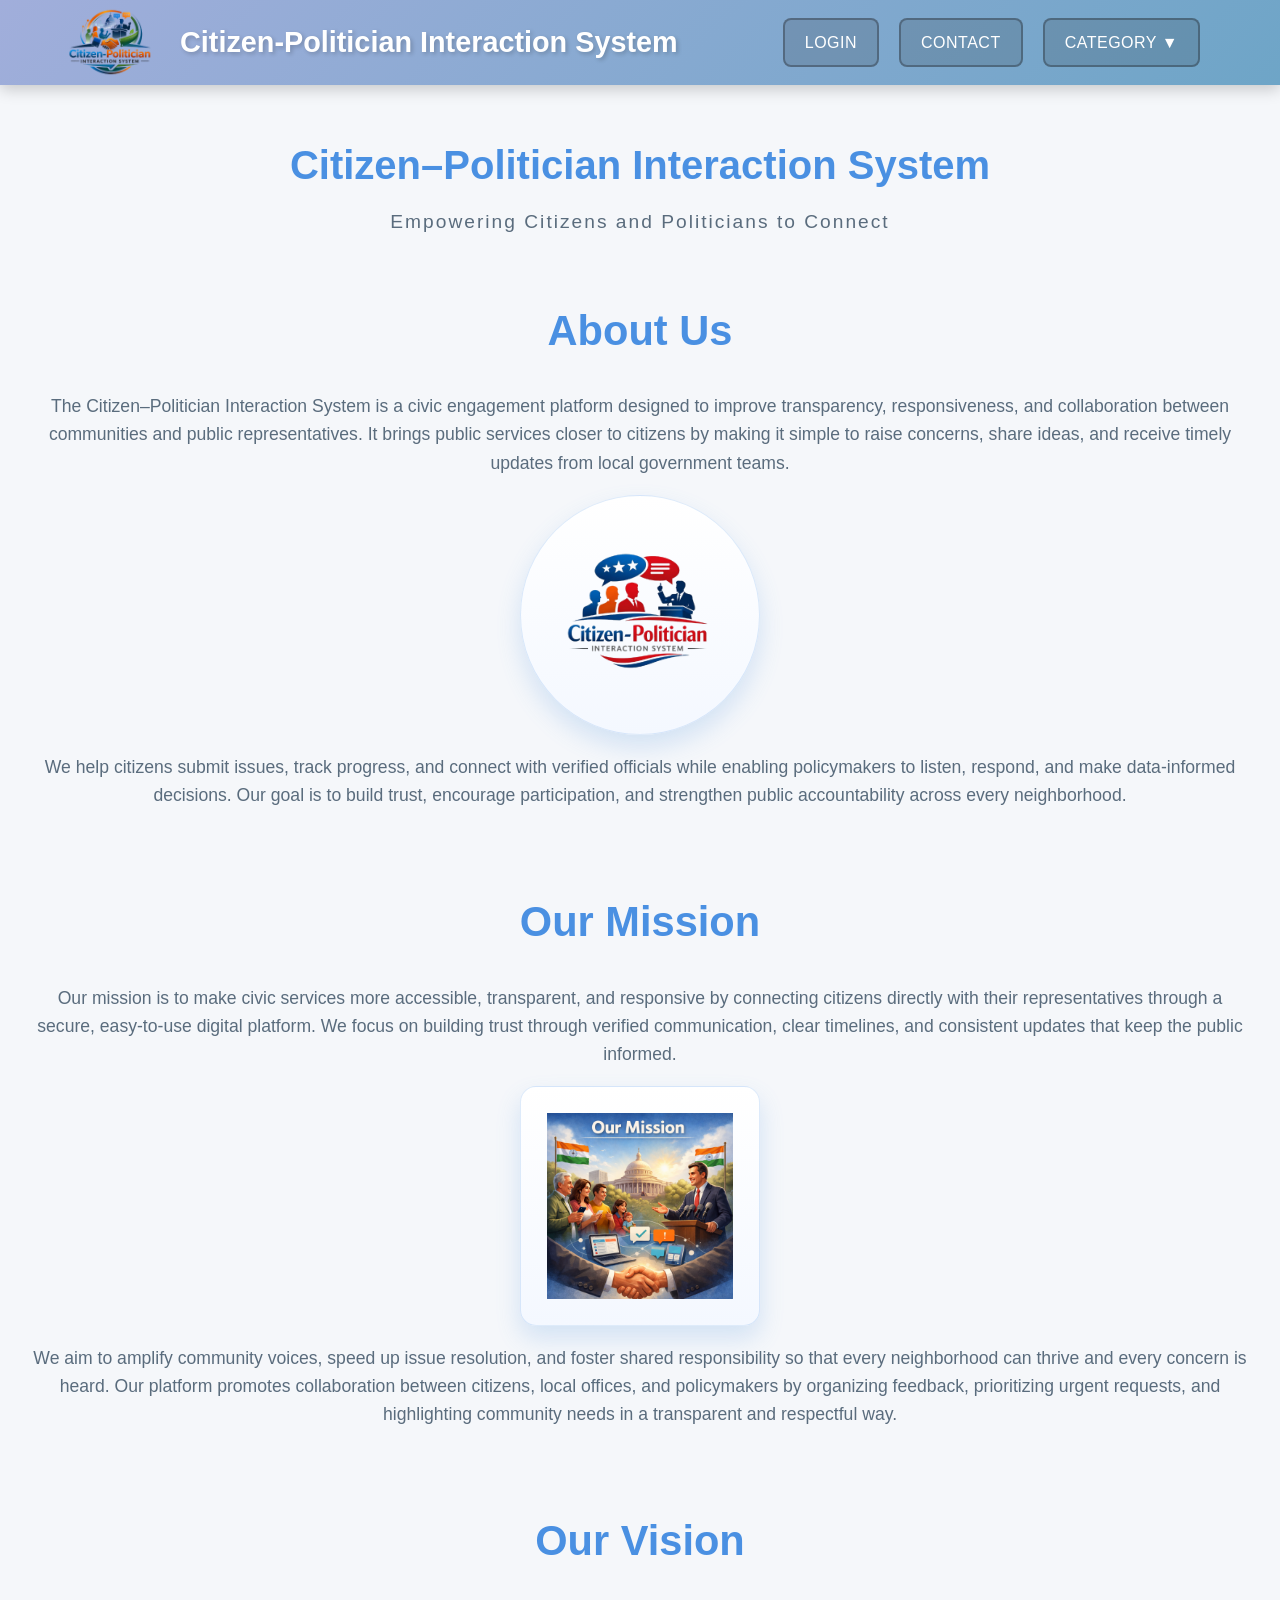
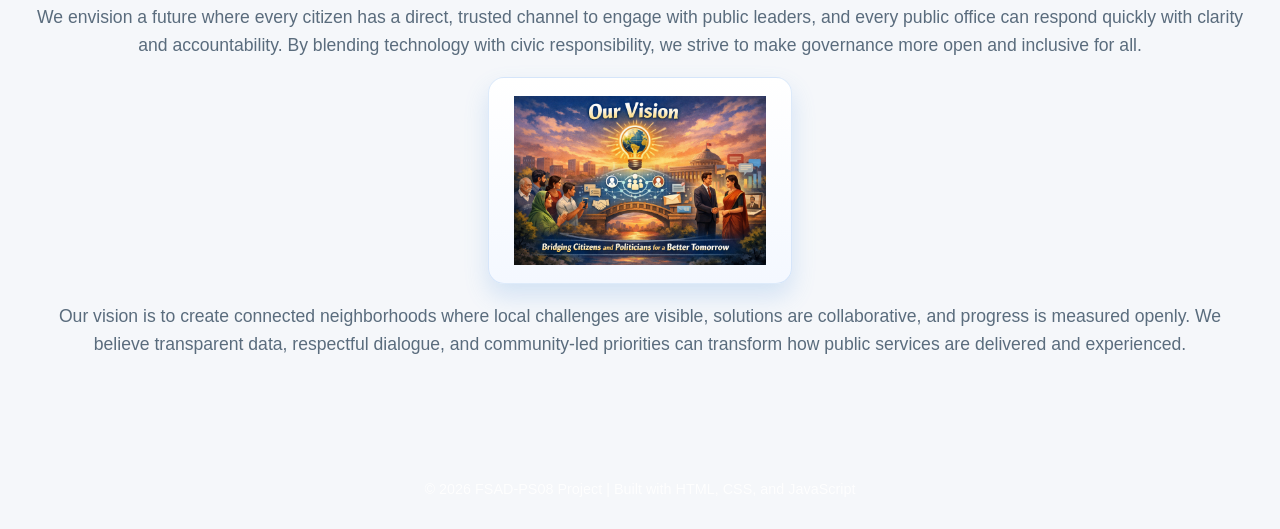
<file: ps08-frontend/index.html>
<!DOCTYPE html>
<html lang="en">
<head>
    <meta charset="UTF-8">
    <meta name="viewport" content="width=device-width, initial-scale=1.0">
    <title>Citizen-Politician Interaction System</title>
    <link rel="stylesheet" href="css/style.css">
</head>
<body>
    <!-- Navigation Bar -->
    <nav class="navbar">
        <div class="navbar-container">
            <div class="navbar-brand">
                <img src="pages/Cp_System.png" alt="CP System Logo" class="navbar-logo">
                <h1>Citizen-Politician Interaction System</h1>
            </div>
            <ul class="navbar-menu">
                <li><a href="pages/login.html" class="nav-btn nav-btn-outline">Login</a></li>
                <li><a href="pages/contact.html" class="nav-btn nav-btn-outline">Contact</a></li>
                <li class="dropdown">
                    <a href="#" class="dropdown-toggle nav-btn nav-btn-category">Category ▼</a>
                    <ul class="dropdown-menu">
                        <li><a href="pages/citizen.html">Citizen</a></li>
                        <li><a href="pages/politician.html">Politician</a></li>
                    </ul>
                </li>
            </ul>
        </div>
    </nav>

    <div class="container landing-page">
        <!-- Header Section -->
        <header class="header">
            <h1 class="project-title">Citizen–Politician Interaction System</h1>
            <p class="project-subtitle">Empowering Citizens and Politicians to Connect</p>
        </header>

        <section class="about-section">
            <h2>About Us</h2>
            <p class="about-text">
                The Citizen–Politician Interaction System is a civic engagement platform designed to
                improve transparency, responsiveness, and collaboration between communities and public
                representatives. It brings public services closer to citizens by making it simple to
                raise concerns, share ideas, and receive timely updates from local government teams.
            </p>

            <div class="about-image-wrapper">
                <img src="pages/Cp.png" alt="Civic engagement collaboration" class="about-image">
            </div>

            <p class="about-text">
                We help citizens submit issues, track progress, and connect with verified officials while
                enabling policymakers to listen, respond, and make data-informed decisions. Our goal is to
                build trust, encourage participation, and strengthen public accountability across every
                neighborhood.
            </p>
        </section>

        <section class="about-section">
            <h2>Our Mission</h2>
            <p class="about-text">
                Our mission is to make civic services more accessible, transparent, and responsive by
                connecting citizens directly with their representatives through a secure, easy-to-use
                digital platform. We focus on building trust through verified communication, clear
                timelines, and consistent updates that keep the public informed.
            </p>

            <div class="about-image-wrapper mission-image-wrapper">
                <img src="pages/Om.png" alt="Community collaboration" class="about-image mission-image">
            </div>

            <p class="about-text">
                We aim to amplify community voices, speed up issue resolution, and foster shared
                responsibility so that every neighborhood can thrive and every concern is heard. Our
                platform promotes collaboration between citizens, local offices, and policymakers by
                organizing feedback, prioritizing urgent requests, and highlighting community needs in a
                transparent and respectful way.
            </p>
        </section>

        <section class="about-section">
            <h2>Our Vision</h2>
            <p class="about-text">
                We envision a future where every citizen has a direct, trusted channel to engage with
                public leaders, and every public office can respond quickly with clarity and accountability.
                By blending technology with civic responsibility, we strive to make governance more open
                and inclusive for all.
            </p>

            <div class="about-image-wrapper vision-image-wrapper">
                <img src="pages/Ov.png" alt="Shared civic vision" class="about-image vision-image">
            </div>

            <p class="about-text">
                Our vision is to create connected neighborhoods where local challenges are visible,
                solutions are collaborative, and progress is measured openly. We believe transparent data,
                respectful dialogue, and community-led priorities can transform how public services are
                delivered and experienced.
            </p>
        </section>

        <!-- Footer -->
        <footer class="footer">
            <p>&copy; 2026 FSAD-PS08 Project | Built with HTML, CSS, and JavaScript</p>
        </footer>
    </div>
</body>
</html>
</file>
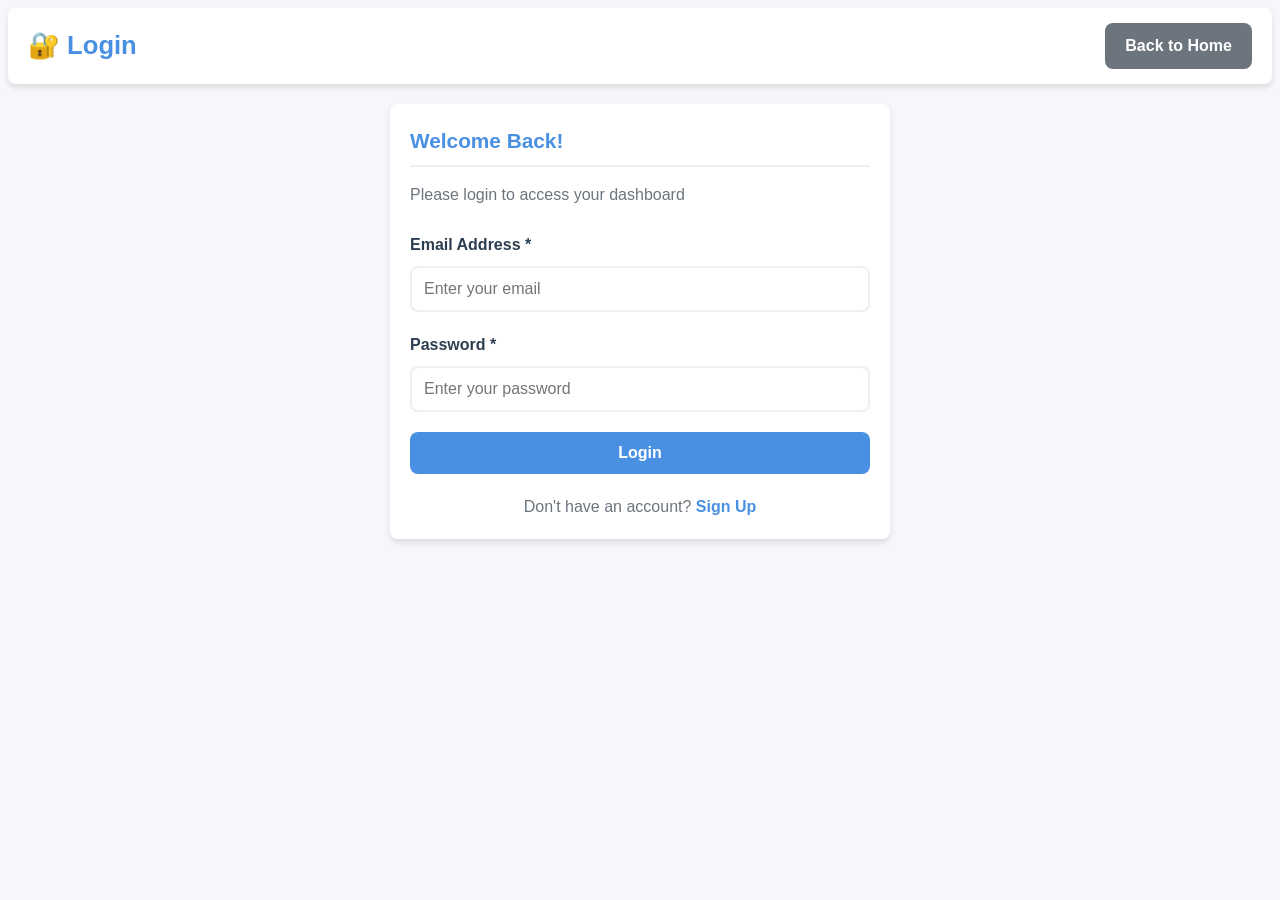
<file: ps08-frontend/pages/admin.html>
<!DOCTYPE html>
<html lang="en">
<head>
    <meta charset="UTF-8">
    <meta name="viewport" content="width=device-width, initial-scale=1.0">
    <title>Admin Dashboard - Citizen Politician System</title>
    <link rel="stylesheet" href="../css/style.css">
    <style>
        /* Dashboard Specific Styles */
        body {
            background: #f5f7fa;
            margin: 0;
            padding: 0;
        }

        /* Navbar */
        .admin-navbar {
            background: linear-gradient(135deg, #667eea 0%, #764ba2 100%);
            box-shadow: 0 2px 10px rgba(0,0,0,0.1);
            padding: 0 30px;
            color: white;
            position: sticky;
            top: 0;
            z-index: 1000;
        }

        .admin-navbar-content {
            max-width: 1400px;
            margin: 0 auto;
            display: flex;
            justify-content: space-between;
            align-items: center;
            height: 70px;
        }

        .admin-navbar-left {
            display: flex;
            align-items: center;
            gap: 15px;
        }

        .admin-logo {
            font-size: 28px;
        }

        .admin-navbar h1 {
            font-size: 24px;
            font-weight: 600;
            margin: 0;
        }

        .logout-btn {
            background: rgba(255,255,255,0.2);
            border: 1px solid rgba(255,255,255,0.3);
            color: white;
            padding: 10px 25px;
            border-radius: 6px;
            cursor: pointer;
            font-size: 15px;
            font-weight: 500;
            transition: all 0.3s;
        }

        .logout-btn:hover {
            background: rgba(255,255,255,0.3);
            transform: translateY(-2px);
        }

        /* Dashboard Content */
        .dashboard-container {
            max-width: 1400px;
            margin: 0 auto;
            padding: 30px 20px;
        }

        .dashboard-header {
            margin-bottom: 30px;
        }

        .dashboard-header h2 {
            font-size: 28px;
            color: #2c3e50;
            margin-bottom: 5px;
        }

        .dashboard-header p {
            color: #7f8c8d;
            font-size: 16px;
        }

        /* Cards */
        .dashboard-card {
            background: white;
            border-radius: 12px;
            box-shadow: 0 2px 8px rgba(0,0,0,0.08);
            padding: 25px;
            margin-bottom: 30px;
            transition: all 0.3s;
        }

        .dashboard-card:hover {
            box-shadow: 0 4px 16px rgba(0,0,0,0.12);
        }

        .card-header {
            display: flex;
            justify-content: space-between;
            align-items: center;
            margin-bottom: 20px;
            padding-bottom: 15px;
            border-bottom: 2px solid #f0f0f0;
        }

        .card-header h3 {
            font-size: 22px;
            color: #2c3e50;
            margin: 0;
            display: flex;
            align-items: center;
            gap: 10px;
        }

        .card-icon {
            font-size: 24px;
        }

        /* Stats Grid */
        .stats-grid {
            display: grid;
            grid-template-columns: repeat(auto-fit, minmax(200px, 1fr));
            gap: 20px;
        }

        .stat-item {
            background: linear-gradient(135deg, #667eea 0%, #764ba2 100%);
            color: white;
            padding: 20px;
            border-radius: 10px;
            text-align: center;
            transition: all 0.3s;
        }

        .stat-item:hover {
            transform: translateY(-5px);
            box-shadow: 0 8px 16px rgba(102, 126, 234, 0.4);
        }

        .stat-item.users {
            background: linear-gradient(135deg, #667eea 0%, #764ba2 100%);
        }

        .stat-item.total-issues {
            background: linear-gradient(135deg, #f093fb 0%, #f5576c 100%);
        }

        .stat-item.open {
            background: linear-gradient(135deg, #4facfe 0%, #00f2fe 100%);
        }

        .stat-item.closed {
            background: linear-gradient(135deg, #43e97b 0%, #38f9d7 100%);
        }

        .stat-number {
            font-size: 36px;
            font-weight: 700;
            margin-bottom: 5px;
        }

        .stat-label {
            font-size: 14px;
            opacity: 0.9;
            text-transform: uppercase;
            letter-spacing: 1px;
        }

        /* Tables */
        .table-container {
            overflow-x: auto;
        }

        table {
            width: 100%;
            border-collapse: collapse;
            margin-top: 10px;
        }

        thead {
            background: #f8f9fa;
        }

        th {
            padding: 14px 12px;
            text-align: left;
            font-weight: 600;
            color: #2c3e50;
            font-size: 14px;
            text-transform: uppercase;
            letter-spacing: 0.5px;
            border-bottom: 2px solid #e0e0e0;
        }

        td {
            padding: 14px 12px;
            border-bottom: 1px solid #f0f0f0;
            color: #555;
            font-size: 14px;
        }

        tbody tr {
            transition: all 0.2s;
        }

        tbody tr:hover {
            background: #f8f9fa;
        }

        /* Buttons */
        .btn {
            padding: 8px 16px;
            border: none;
            border-radius: 6px;
            cursor: pointer;
            font-size: 13px;
            font-weight: 500;
            transition: all 0.3s;
            margin-right: 5px;
        }

        .btn:hover {
            transform: translateY(-2px);
            box-shadow: 0 4px 8px rgba(0,0,0,0.15);
        }

        .btn-delete {
            background: #dc3545;
            color: white;
        }

        .btn-delete:hover {
            background: #c82333;
        }

        .btn-close {
            background: #ffc107;
            color: #333;
        }

        .btn-close:hover {
            background: #e0a800;
        }

        .btn-primary {
            background: #667eea;
            color: white;
        }

        .btn-primary:hover {
            background: #5568d3;
        }

        /* Role Dropdown */
        .role-select {
            padding: 6px 10px;
            border: 1px solid #ddd;
            border-radius: 5px;
            font-size: 13px;
            margin-right: 5px;
            cursor: pointer;
            background: white;
        }

        .role-select:focus {
            outline: 2px solid #667eea;
            border-color: #667eea;
        }

        /* Status Badges */
        .status-badge {
            display: inline-block;
            padding: 5px 12px;
            border-radius: 20px;
            font-size: 12px;
            font-weight: 600;
            text-transform: uppercase;
        }

        .status-open {
            background: #d4edda;
            color: #155724;
        }

        .status-closed {
            background: #f8d7da;
            color: #721c24;
        }

        .status-in-progress {
            background: #fff3cd;
            color: #856404;
        }
        .status-resolved {
    background: #f8d7da;
    color: #721c24;
}

        /* Loading */
        .loading {
            text-align: center;
            padding: 40px;
            color: #999;
            font-size: 16px;
        }

        .spinner {
            border: 4px solid #f3f3f3;
            border-top: 4px solid #667eea;
            border-radius: 50%;
            width: 40px;
            height: 40px;
            animation: spin 1s linear infinite;
            margin: 0 auto 15px;
        }

        @keyframes spin {
            0% { transform: rotate(0deg); }
            100% { transform: rotate(360deg); }
        }

        /* Footer */
        .dashboard-footer {
            text-align: center;
            padding: 30px 20px;
            background: white;
            color: #7f8c8d;
            margin-top: 40px;
            border-top: 1px solid #e0e0e0;
        }

        .dashboard-footer p {
            margin: 0;
            font-size: 14px;
        }

        /* Responsive */
        @media (max-width: 768px) {
            .admin-navbar-content {
                padding: 0 15px;
            }

            .admin-navbar h1 {
                font-size: 18px;
            }

            .dashboard-container {
                padding: 20px 15px;
            }

            .stats-grid {
                grid-template-columns: 1fr 1fr;
            }

            .table-container {
                font-size: 12px;
            }

            th, td {
                padding: 10px 8px;
            }

            .btn {
                padding: 6px 12px;
                font-size: 12px;
            }
        }

        /* Alert Messages */
        .alert-message {
            position: fixed;
            top: 90px;
            right: 20px;
            padding: 16px 24px;
            border-radius: 8px;
            box-shadow: 0 4px 12px rgba(0,0,0,0.15);
            z-index: 2000;
            display: none;
            font-weight: 500;
            max-width: 400px;
        }

        .alert-message.show {
            display: block;
            animation: slideIn 0.3s ease-out;
        }

        .alert-success {
            background: #d4edda;
            color: #155724;
            border-left: 4px solid #28a745;
        }

        .alert-error {
            background: #f8d7da;
            color: #721c24;
            border-left: 4px solid #dc3545;
        }

        @keyframes slideIn {
            from {
                transform: translateX(400px);
                opacity: 0;
            }
            to {
                transform: translateX(0);
                opacity: 1;
            }
        }

        .empty-state {
            text-align: center;
            padding: 40px;
            color: #999;
        }

        .empty-state-icon {
            font-size: 48px;
            margin-bottom: 15px;
        }
    </style>
</head>
<body>

    <!-- Navbar -->
    <nav class="admin-navbar">
        <div class="admin-navbar-content">
            <div class="admin-navbar-left">
                <span class="admin-logo">🛠️</span>
                <h1>Admin Dashboard</h1>
            </div>
            <button class="logout-btn" onclick="logout()">Logout</button>
        </div>
    </nav>

    <!-- Alert Message -->
    <div id="alertMessage" class="alert-message"></div>

    <!-- Dashboard Content -->
    <div class="dashboard-container">
        
        <!-- Dashboard Header -->
        <div class="dashboard-header">
            <h2>System Control Panel</h2>
            <p>Manage users, issues, and monitor system statistics</p>
        </div>

        <!-- Card 1: System Overview -->
        <div class="dashboard-card">
            <div class="card-header">
                <h3><span class="card-icon">📊</span> System Overview</h3>
            </div>
            <div id="statsContent" class="loading">
                <div class="spinner"></div>
                Loading statistics...
            </div>
        </div>

        <!-- Card 2: User Management -->
        <div class="dashboard-card">
            <div class="card-header">
                <h3><span class="card-icon">👥</span> User Management</h3>
            </div>
            <div id="usersContent" class="loading">
                <div class="spinner"></div>
                Loading users...
            </div>
        </div>

        <!-- Card 3: Issue Management -->
        <div class="dashboard-card">
            <div class="card-header">
                <h3><span class="card-icon">📝</span> Issue Management</h3>
            </div>
            <div id="issuesContent" class="loading">
                <div class="spinner"></div>
                Loading issues...
            </div>
        </div>

    </div>

    <!-- Footer -->
    <footer class="dashboard-footer">
        <p>Admin Panel – Citizen Politician Interaction System</p>
    </footer>

    <!-- Scripts -->
    <script src="../js/config.js"></script>
    <script src="../js/auth.js"></script>
    <script>
        // ========================================
        // Global variables and initialization
        // ========================================
        let allUsers = [];
        let allIssues = [];

        console.log('%c=== ADMIN DASHBOARD INITIALIZED ===', 'color: green; font-weight: bold; font-size: 14px;');
        console.log('BASE_URL:', BASE_URL);

        /**
         * Display alert message to user
         */
        function showAlertMessage(message, type) {
            try {
                const alertDiv = document.getElementById('alertMessage');
                if (alertDiv) {
                    alertDiv.textContent = message;
                    alertDiv.className = `alert-message alert-${type}`;
                    alertDiv.offsetWidth; // Force reflow
                    alertDiv.classList.add('show');
                    
                    setTimeout(() => {
                        alertDiv.classList.remove('show');
                    }, 4000);
                }
                console.log(`[${type.toUpperCase()}] ${message}`);
            } catch (e) {
                console.error('Alert error:', e);
                alert(message);
            }
        }

        /**
         * Safely get element
         */
        function getElement(id) {
            const el = document.getElementById(id);
            if (!el) console.warn(`Element not found: ${id}`);
            return el;
        }

        /**
         * Load system statistics from API
         */
        async function loadSystemStats() {
            console.log('%c[LOAD STATS] Starting...', 'color: blue; font-weight: bold;');
            
            const statsContainer = getElement('statsContent');
            const usersContainer = getElement('usersContent');
            const issuesContainer = getElement('issuesContent');

            if (!statsContainer || !usersContainer || !issuesContainer) {
                console.error('CRITICAL: DOM containers not found!');
                return;
            }

            try {
                console.log('Fetching API data from:', BASE_URL);
                
                // Fetch data
                const usersResp = await fetch(`${BASE_URL}/api/admin/users`);
                const issuesResp = await fetch(`${BASE_URL}/api/admin/issues`);

                console.log('Users API Status:', usersResp.status);
                console.log('Issues API Status:', issuesResp.status);

                if (!usersResp.ok || !issuesResp.ok) {
                    throw new Error('API request failed');
                }

                const users = await usersResp.json();
                const issues = await issuesResp.json();

                allUsers = Array.isArray(users) ? users : [];
                allIssues = Array.isArray(issues) ? issues : [];

                console.log('Users loaded:', allUsers.length, allUsers);
                console.log('Issues loaded:', allIssues.length, allIssues);

                // Calculate stats
                const totalUsers = allUsers.length;
                const totalIssues = allIssues.length;
                const openIssues = allIssues.filter(i => i.status && i.status.toUpperCase() === 'OPEN').length;
                const closedIssues = allIssues.filter(i => {
                    const s = i.status ? i.status.toUpperCase() : '';
                    return s === 'CLOSED' || s === 'RESOLVED';
                }).length;

                console.log(`Stats: Users=${totalUsers}, Total Issues=${totalIssues}, Open=${openIssues}, Closed=${closedIssues}`);

                // Render stats
                statsContainer.classList.remove('loading');
                statsContainer.innerHTML = `
                    <div class="stats-grid">
                        <div class="stat-item users">
                            <div class="stat-number">${totalUsers}</div>
                            <div class="stat-label">Total Users</div>
                        </div>
                        <div class="stat-item total-issues">
                            <div class="stat-number">${totalIssues}</div>
                            <div class="stat-label">Total Issues</div>
                        </div>
                        <div class="stat-item open">
                            <div class="stat-number">${openIssues}</div>
                            <div class="stat-label">Open Issues</div>
                        </div>
                        <div class="stat-item closed">
                            <div class="stat-number">${closedIssues}</div>
                            <div class="stat-label">Closed Issues</div>
                        </div>
                    </div>
                `;

                // Render tables
                renderUsersTable();
                renderIssuesTable();

            } catch (error) {
                console.error('%cAPI ERROR:', 'color: red; font-weight: bold;', error);
                statsContainer.innerHTML = `
                    <div class="empty-state">
                        <div class="empty-state-icon">⚠️</div>
                        <p><strong>API Error:</strong> ${error.message}</p>
                        <p style="font-size: 12px; margin-top: 10px;">
                            Check: (1) Backend running? (2) BASE_URL correct? (3) CORS enabled?
                        </p>
                    </div>
                `;
                showAlertMessage(`API Error: ${error.message}`, 'error');
            }
        }

        /**
         * Render users table
         */
        function renderUsersTable() {
            console.log(`%c[RENDER USERS] Count: ${allUsers.length}`, 'color: purple;');
            
            const container = getElement('usersContent');
            if (!container) return;

            container.classList.remove('loading');

            if (!allUsers || allUsers.length === 0) {
                container.innerHTML = `<div class="empty-state"><div class="empty-state-icon">👥</div><p>No users found</p></div>`;
                return;
            }

            try {
                let tableRows = allUsers.map(user => {
                    const id = user.id || 'N/A';
                    return `
                        <tr>
                            <td>${id}</td>
                            <td>${user.name || 'N/A'}</td>
                            <td>${user.email || 'N/A'}</td>
                            <td>${user.role || 'N/A'}</td>
                            <td>
                                <select class="role-select" id="role-${id}">
                                    <option value="">Change</option>
                                    <option value="CITIZEN">Citizen</option>
                                    <option value="POLITICIAN">Politician</option>
                                    <option value="MODERATOR">Moderator</option>
                                    <option value="ADMIN">Admin</option>
                                </select>
                                <button class="btn btn-primary" onclick="changeUserRole(${id})">Update</button>
                                <button class="btn btn-delete" onclick="deleteUser(${id})">Delete</button>
                            </td>
                        </tr>
                    `;
                }).join('');

                container.innerHTML = `
                    <div class="table-container">
                        <table>
                            <thead>
                                <tr>
                                    <th>ID</th>
                                    <th>Name</th>
                                    <th>Email</th>
                                    <th>Role</th>
                                    <th>Actions</th>
                                </tr>
                            </thead>
                            <tbody>
                                ${tableRows}
                            </tbody>
                        </table>
                    </div>
                `;
                console.log(`✓ Users table rendered (${allUsers.length} rows)`);
            } catch (e) {
                console.error('Render users error:', e);
                container.innerHTML = `<div class="empty-state"><p>Error rendering users: ${e.message}</p></div>`;
            }
        }

        /**
         * Render issues table
         */
        function renderIssuesTable() {
            console.log(`%c[RENDER ISSUES] Count: ${allIssues.length}`, 'color: purple;');
            
            const container = getElement('issuesContent');
            if (!container) return;
            
            container.classList.remove('loading');

            if (!allIssues || allIssues.length === 0) {
                container.innerHTML = `<div class="empty-state"><div class="empty-state-icon">📝</div><p>No issues found</p></div>`;
                return;
            }

            try {
                let tableRows = allIssues.map(issue => {
                    const id = issue.id || 'N/A';
                    const isOpen = issue.status && issue.status.toUpperCase() === 'OPEN';
                    return `
                        <tr>
                            <td>${id}</td>
                            <td>${issue.title || issue.description || 'N/A'}</td>
                            <td>${issue.category || 'N/A'}</td>
                            <td>${issue.votes || 0}</td>
                            <td><span class="status-badge status-${(issue.status || 'unknown').toLowerCase()}">${issue.status || 'UNKNOWN'}</span></td>
                            <td>
                                ${isOpen ? `<button class="btn btn-close" onclick="closeIssue(${id})">Close</button>` : ''}
                                <button class="btn btn-delete" onclick="deleteIssue(${id})">Delete</button>
                            </td>
                        </tr>
                    `;
                }).join('');

                container.innerHTML = `
                    <div class="table-container">
                        <table>
                            <thead>
                                <tr>
                                    <th>ID</th>
                                    <th>Title</th>
                                    <th>Category</th>
                                    <th>Votes</th>
                                    <th>Status</th>
                                    <th>Actions</th>
                                </tr>
                            </thead>
                            <tbody>
                                ${tableRows}
                            </tbody>
                        </table>
                    </div>
                `;
                console.log(`✓ Issues table rendered (${allIssues.length} rows)`);
            } catch (e) {
                console.error('Render issues error:', e);
                container.innerHTML = `<div class="empty-state"><p>Error rendering issues: ${e.message}</p></div>`;
            }
        }

        // CRUD Operations
        async function deleteUser(userId) {
            if (!confirm('Delete this user?')) return;
            try {
                const res = await fetch(`${BASE_URL}/api/admin/users/${userId}`, { method: 'DELETE' });
                if (res.ok) {
                    showAlertMessage('✅ User deleted', 'success');
                    loadSystemStats();
                } else throw new Error(`HTTP ${res.status}`);
            } catch (e) {
                showAlertMessage(`❌ Error: ${e.message}`, 'error');
            }
        }

        async function changeUserRole(userId) {
            const sel = document.getElementById(`role-${userId}`);
            if (!sel || !sel.value) {
                showAlertMessage('⚠️ Select a role', 'error');
                return;
            }
            if (!confirm(`Change role to ${sel.value}?`)) {
                sel.value = '';
                return;
            }
            try {
                const res = await fetch(`${BASE_URL}/api/admin/users/${userId}/role`, {
                    method: 'PUT',
                    headers: { 'Content-Type': 'application/json' },
                    body: JSON.stringify({ role: sel.value })
                });
                if (res.ok) {
                    showAlertMessage('✅ Role updated', 'success');
                    sel.value = '';
                    loadSystemStats();
                } else throw new Error(`HTTP ${res.status}`);
            } catch (e) {
                showAlertMessage(`❌ Error: ${e.message}`, 'error');
                sel.value = '';
            }
        }

        async function closeIssue(issueId) {
            console.log(`[DEBUG] closeIssue called with ID: ${issueId}`);
            
            if (!confirm('Close this issue?')) {
                console.log('[DEBUG] User cancelled close');
                return;
            }
            
            try {
                const url = `${BASE_URL}/api/admin/issues/${issueId}/close`;
                console.log(`[DEBUG] Fetching: ${url}`);
                
                const res = await fetch(url, { method: 'PUT' });
                console.log(`[DEBUG] Close response status: ${res.status}`);
                
                const responseText = await res.text();
                console.log(`[DEBUG] Close response: ${responseText}`);
                
                if (res.ok) {
                    showAlertMessage('✅ Issue closed successfully', 'success');
                    loadSystemStats();
                } else {
                    throw new Error(`HTTP ${res.status}: ${responseText}`);
                }
            } catch (e) {
                console.error('[ERROR] closeIssue failed:', e);
                showAlertMessage(`❌ Failed to close issue: ${e.message}`, 'error');
            }
        }

        async function deleteIssue(issueId) {
            console.log(`[DEBUG] deleteIssue called with ID: ${issueId}`);
            
            if (!confirm('Are you sure you want to delete this issue?')) {
                console.log('[DEBUG] User cancelled delete');
                return;
            }
            
            try {
                const url = `${BASE_URL}/api/admin/issues/${issueId}`;
                console.log(`[DEBUG] Fetching: ${url}`);
                
                const res = await fetch(url, { method: 'DELETE' });
                console.log(`[DEBUG] Delete response status: ${res.status}`);
                
                const responseText = await res.text();
                console.log(`[DEBUG] Delete response: ${responseText}`);
                
                if (res.ok) {
                    showAlertMessage('✅ Issue deleted successfully', 'success');
                    loadSystemStats();
                } else {
                    throw new Error(`HTTP ${res.status}: ${responseText}`);
                }
            } catch (e) {
                console.error('[ERROR] deleteIssue failed:', e);
                showAlertMessage(`❌ Failed to delete issue: ${e.message}`, 'error');
            }
        }

        // Initialize on page load
        window.addEventListener('DOMContentLoaded', function() {
            console.log('%c=== PAGE FULLY LOADED ===', 'color: green; font-weight: bold;');
            console.log('Checking role access...');
            
            // Call checkRoleAccess (from auth.js)
            const accessGranted = checkRoleAccess('ADMIN');
            console.log('Access granted:', accessGranted);
            
            if (accessGranted) {
                console.log('Loading dashboard...');
                loadSystemStats();
            }
        }, false);

        // Also try immediate load if scripts already loaded
        if (document.readyState === 'loading') {
            console.log('Document still loading...');
        } else {
            console.log('Document already loaded, triggering load...');
            setTimeout(() => {
                if (checkRoleAccess('ADMIN')) {
                    loadSystemStats();
                }
            }, 100);
        }
    </script>

</body>
</html>
</file>
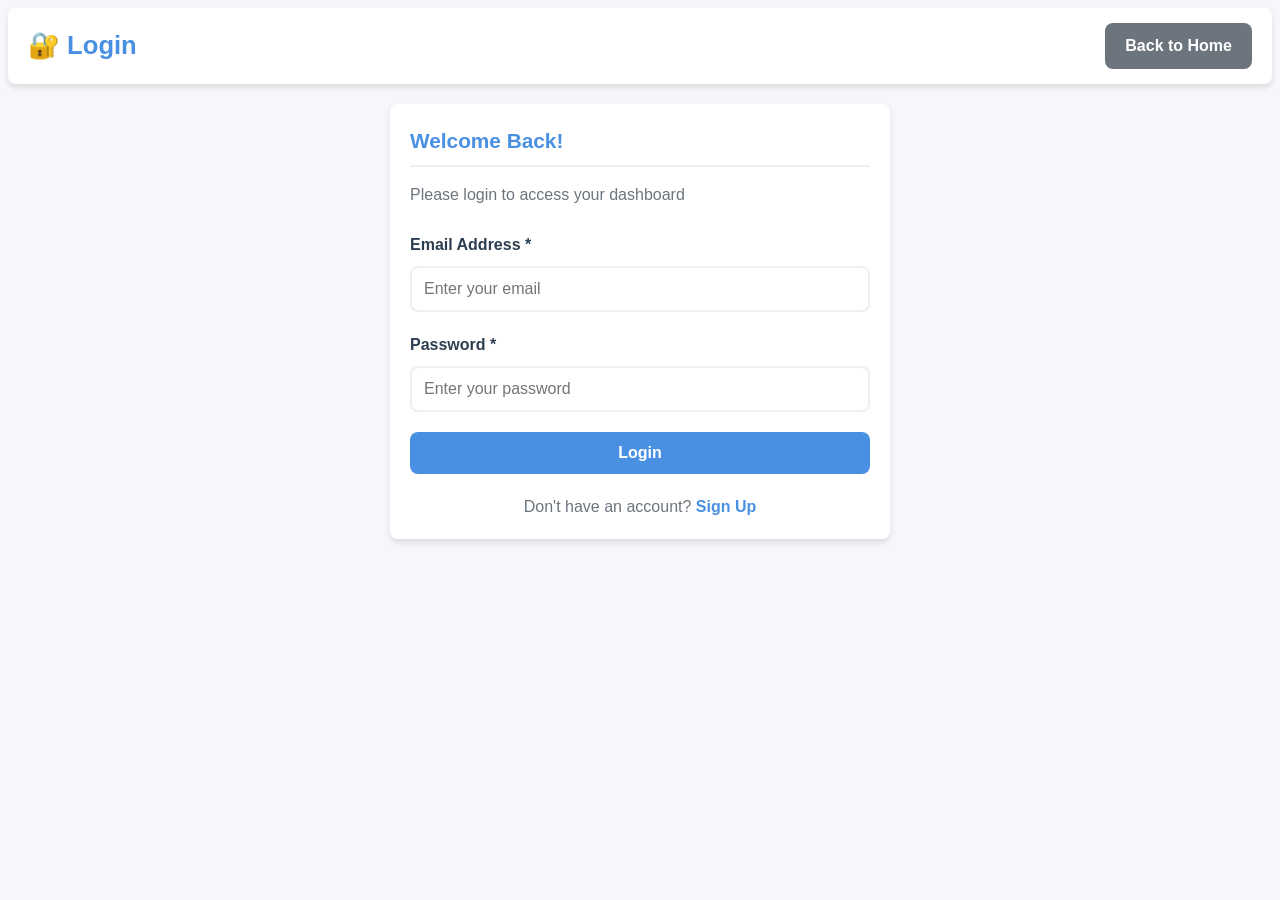
<file: ps08-frontend/pages/citizen.html>
<!DOCTYPE html>
<html lang="en">
<head>
    <meta charset="UTF-8">
    <meta name="viewport" content="width=device-width, initial-scale=1.0">
    <title>Citizen Dashboard | FSAD-PS08</title>
    <link rel="stylesheet" href="../css/style.css">
</head>
<body>
    <div class="container">
        <!-- Page Header -->
        <div class="page-header">
            <h1>👥 Citizen Dashboard</h1>
            <div>
                <button onclick="logout()" class="btn btn-back" style="margin-right: 10px;">🚪 Logout</button>
                <a href="../index.html" class="btn btn-back">Back to Home</a>
            </div>
        </div>

        <!-- Alert Messages -->
        <div id="alertMessage" class="alert"></div>

        <!-- Issue Submission Form -->
        <div class="card">
            <h2>📝 Report a New Issue</h2>
            <form id="issueForm">
                <div class="form-group">
                    <label for="title">Issue Title *</label>
                    <input 
                        type="text" 
                        id="title" 
                        name="title" 
                        placeholder="Enter a brief title for the issue"
                        required
                    >
                </div>

                <div class="form-group">
                    <label for="description">Description *</label>
                    <textarea 
                        id="description" 
                        name="description" 
                        placeholder="Describe the issue in detail"
                        required
                    ></textarea>
                </div>

                <div class="form-group">
                    <label for="category">Category *</label>
                    <select id="category" name="category" required>
                        <option value="">-- Select Category --</option>
                        <option value="Road">Road</option>
                        <option value="Water">Water</option>
                        <option value="Electricity">Electricity</option>
                        <option value="Sanitation">Sanitation</option>
                        <option value="Public Safety">Public Safety</option>
                        <option value="Health">Health</option>
                        <option value="Education">Education</option>
                        <option value="Parks">Parks</option>
                        <option value="Transport">Transport</option>
                        <option value="Child Safety">Child Safety</option>
                        <option value="Playgrounds">Playgrounds</option>
                        <option value="Accessibility">Accessibility</option>
                        <option value="Air Quality">Air Quality</option>
                        <option value="Noise Pollution">Noise Pollution</option>
                        <option value="Others">Others</option>
                    </select>
                </div>

                <div class="form-group">
                    <label>Upload Image:</label>
                    <input type="file" id="image">
                </div>

                <div class="form-group">
                    <label>Upload Video:</label>
                    <input type="file" id="video">
                </div>

                <button type="submit" class="btn btn-primary">Submit Issue</button>
            </form>
        </div>

        <!-- Loading Spinner -->
        <div id="loading" class="loading">
            <div class="spinner"></div>
            <p>Loading issues...</p>
        </div>

        <!-- Issues List -->
        <div class="card">
            <h2>📋 All Community Issues</h2>
            <div class="table-container">
                <table id="issuesTable">
                    <thead>
                        <tr>
                            <th>ID</th>
                            <th>Title</th>
                            <th>Description</th>
                            <th>Category</th>
                            <th>Votes</th>
                            <th>Action</th>
                        </tr>
                    </thead>
                    <tbody id="issuesTableBody">
                        <!-- Issues will be populated here dynamically -->
                    </tbody>
                </table>
            </div>
        </div>
    </div>

    <!-- JavaScript Files -->
    <script src="../js/config.js"></script>
    <script src="../js/auth.js"></script>
    <script>
        // Check if user is logged in and has CITIZEN role
        checkRoleAccess('CITIZEN');
    </script>
    <script src="../js/citizen.js"></script>
</body>
</html>
</file>
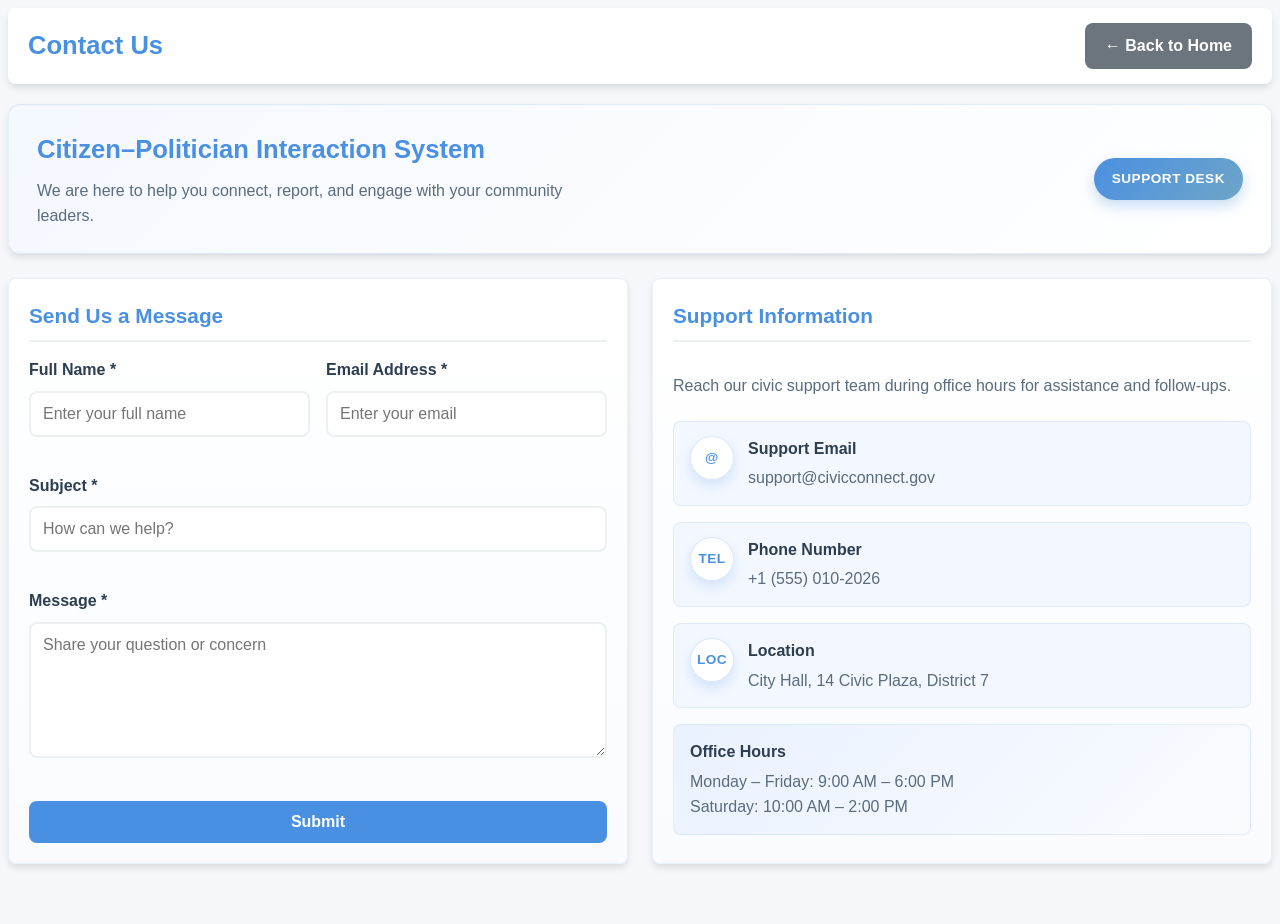
<file: ps08-frontend/pages/contact.html>
<!DOCTYPE html>
<html lang="en">
<head>
    <meta charset="UTF-8">
    <meta name="viewport" content="width=device-width, initial-scale=1.0">
    <title>Contact Us | Citizen–Politician Interaction System</title>
    <link rel="stylesheet" href="../css/style.css">
</head>
<body>
    <div class="container contact-page">
        <div class="page-header">
            <h1>Contact Us</h1>
            <a href="../index.html" class="btn btn-back">← Back to Home</a>
        </div>

        <section class="contact-hero">
            <div>
                <h2>Citizen–Politician Interaction System</h2>
                <p>We are here to help you connect, report, and engage with your community leaders.</p>
            </div>
            <div class="contact-hero-badge">Support Desk</div>
        </section>

        <div class="contact-grid">
            <div class="card contact-card">
                <h2>Send Us a Message</h2>
                <form class="contact-form">
                    <div class="form-row">
                        <div class="form-group">
                            <label for="fullName">Full Name *</label>
                            <input type="text" id="fullName" name="fullName" placeholder="Enter your full name" required>
                        </div>
                        <div class="form-group">
                            <label for="emailAddress">Email Address *</label>
                            <input type="email" id="emailAddress" name="emailAddress" placeholder="Enter your email" required>
                        </div>
                    </div>

                    <div class="form-group">
                        <label for="subject">Subject *</label>
                        <input type="text" id="subject" name="subject" placeholder="How can we help?" required>
                    </div>

                    <div class="form-group">
                        <label for="message">Message *</label>
                        <textarea id="message" name="message" rows="6" placeholder="Share your question or concern" required></textarea>
                    </div>

                    <button type="submit" class="btn btn-primary">Submit</button>
                </form>
            </div>

            <div class="card contact-card contact-info">
                <h2>Support Information</h2>
                <p class="contact-info-lead">Reach our civic support team during office hours for assistance and follow-ups.</p>

                <div class="contact-info-list">
                    <div class="contact-info-item">
                        <span class="contact-icon">@</span>
                        <div>
                            <h3>Support Email</h3>
                            <p>support@civicconnect.gov</p>
                        </div>
                    </div>

                    <div class="contact-info-item">
                        <span class="contact-icon">TEL</span>
                        <div>
                            <h3>Phone Number</h3>
                            <p>+1 (555) 010-2026</p>
                        </div>
                    </div>

                    <div class="contact-info-item">
                        <span class="contact-icon">LOC</span>
                        <div>
                            <h3>Location</h3>
                            <p>City Hall, 14 Civic Plaza, District 7</p>
                        </div>
                    </div>

                    <div class="contact-info-item contact-hours">
                        <div>
                            <h3>Office Hours</h3>
                            <p>Monday – Friday: 9:00 AM – 6:00 PM</p>
                            <p>Saturday: 10:00 AM – 2:00 PM</p>
                        </div>
                    </div>
                </div>
            </div>
        </div>
    </div>
</body>
</html>
</file>
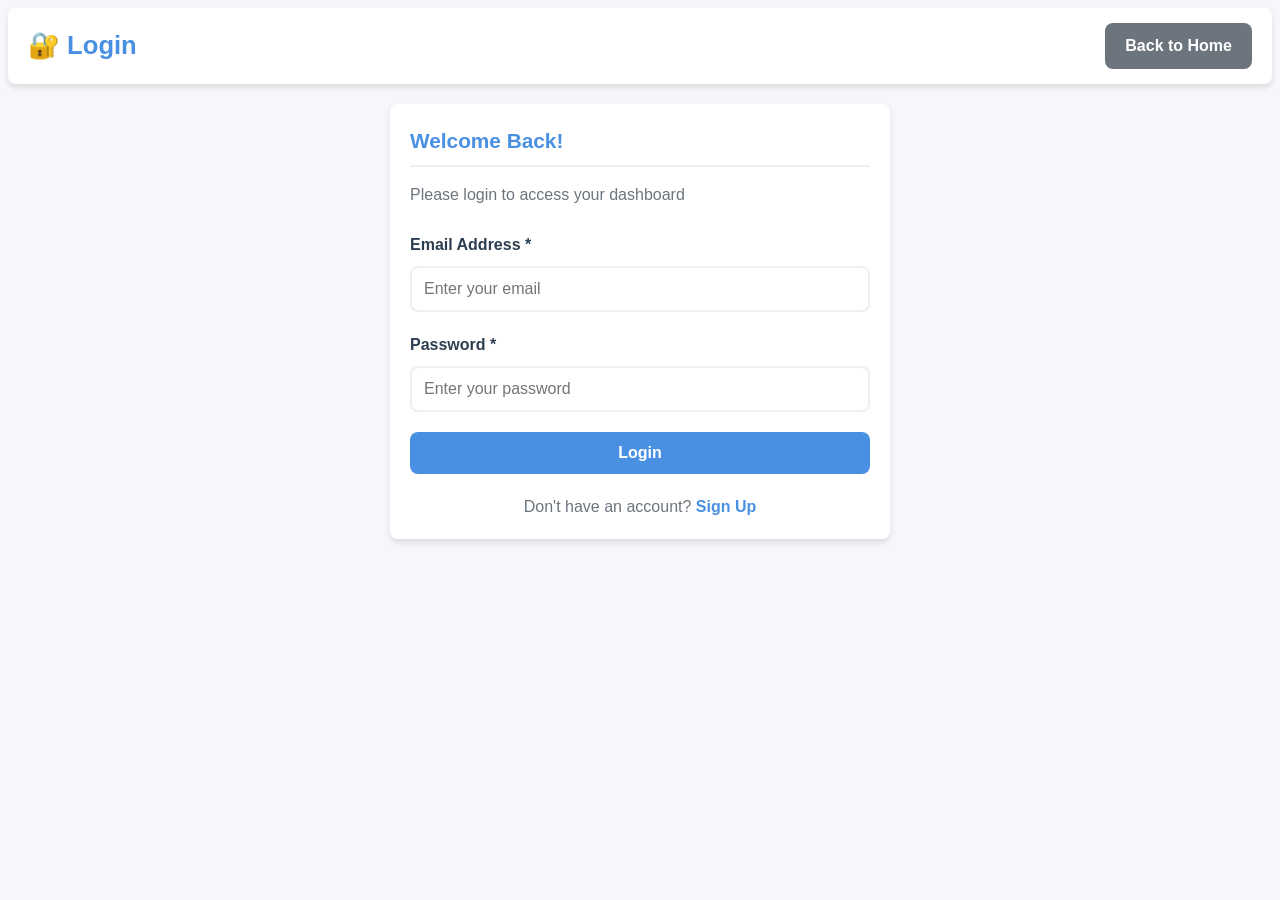
<file: ps08-frontend/pages/login.html>
<!DOCTYPE html>
<html lang="en">
<head>
    <meta charset="UTF-8">
    <meta name="viewport" content="width=device-width, initial-scale=1.0">
    <title>Login </title>
    <link rel="stylesheet" href="../css/style.css">
</head>
<body>
    <div class="container">
        <!-- Page Header -->
        <div class="page-header">
            <h1>🔐 Login</h1>
            <a href="../index.html" class="btn btn-back"> Back to Home</a>
        </div>

        <!-- Alert Messages -->
        <div id="alertMessage" class="alert"></div>

        <!-- Login Form -->
        <div class="card" style="max-width: 500px; margin: 0 auto;">
            <h2>Welcome Back!</h2>
            <p style="color: #6c757d; margin-bottom: 25px;">Please login to access your dashboard</p>
            
            <form id="loginForm">
                <div class="form-group">
                    <label for="email">Email Address *</label>
                    <input 
                        type="email" 
                        id="email" 
                        name="email" 
                        placeholder="Enter your email"
                        required
                    >
                </div>

                <div class="form-group">
                    <label for="password">Password *</label>
                    <input 
                        type="password" 
                        id="password" 
                        name="password" 
                        placeholder="Enter your password"
                        required
                    >
                </div>

                <button type="submit" class="btn btn-primary" style="width: 100%;">
                    Login
                </button>
            </form>

            <p style="text-align: center; margin-top: 20px; color: #6c757d;">
                Don't have an account? 
                <a href="signup.html" style="color: #4A90E2; text-decoration: none; font-weight: 600;">Sign Up</a>
            </p>
        </div>
    </div>

    <!-- JavaScript Files -->
    <script src="../js/config.js"></script>
    <script src="../js/auth.js"></script>
    <script>
        // Initialize login form
        document.getElementById('loginForm').addEventListener('submit', handleLogin);
    </script>
</body>
</html>
</file>
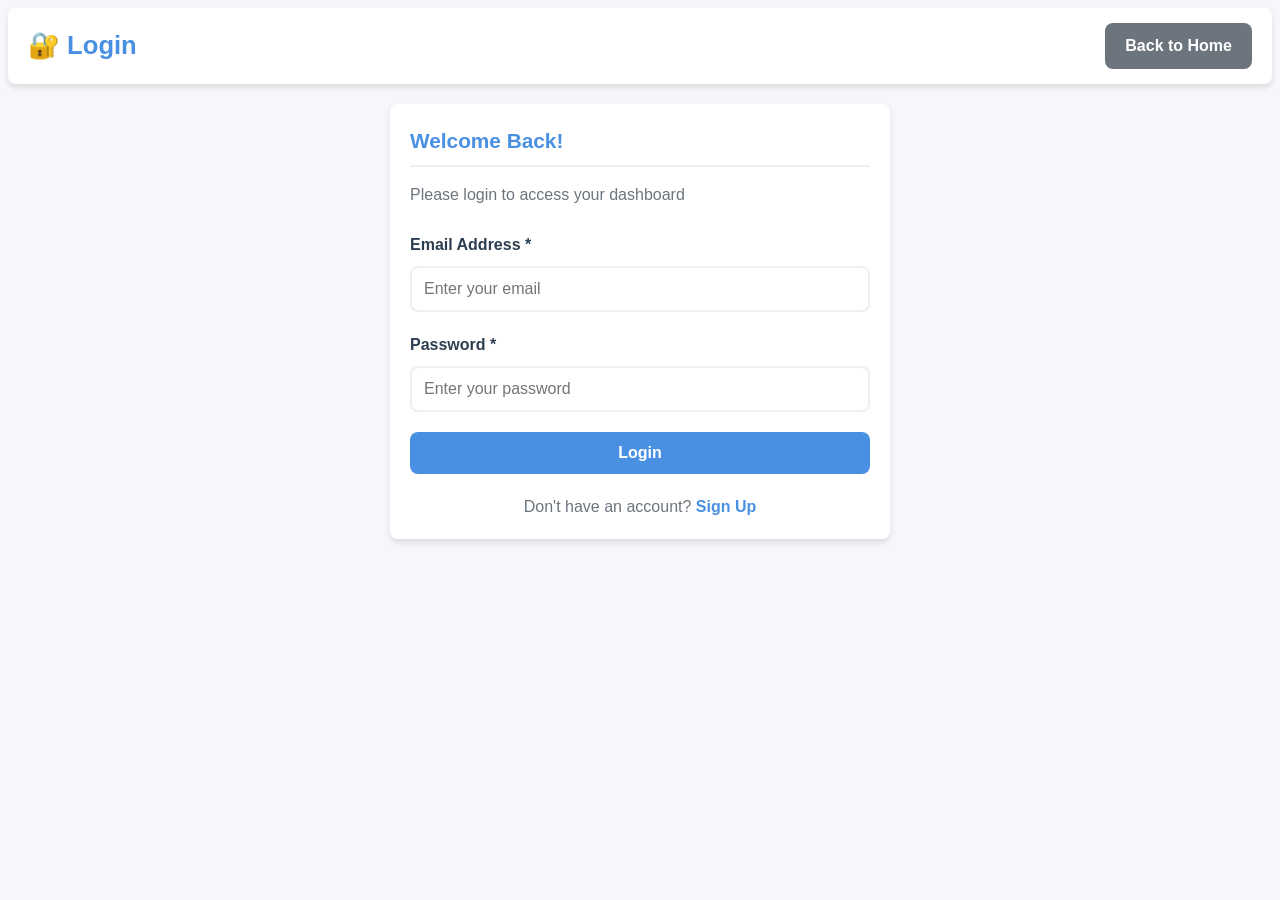
<file: ps08-frontend/pages/moderator.html>
<!DOCTYPE html>
<html lang="en">
<head>
    <meta charset="UTF-8">
    <meta name="viewport" content="width=device-width, initial-scale=1.0">
    <title>Moderator Dashboard - Citizen Politician System</title>
    <link rel="stylesheet" href="../css/style.css">
    <style>
        /* Moderator Dashboard Specific Styles */
        body {
            background: #f5f7fa;
            margin: 0;
            padding: 0;
        }

        /* Navbar */
        .mod-navbar {
            background: linear-gradient(135deg, #f093fb 0%, #f5576c 100%);
            box-shadow: 0 2px 10px rgba(0,0,0,0.1);
            padding: 0 30px;
            color: white;
            position: sticky;
            top: 0;
            z-index: 1000;
        }

        .mod-navbar-content {
            max-width: 1400px;
            margin: 0 auto;
            display: flex;
            justify-content: space-between;
            align-items: center;
            height: 70px;
        }

        .mod-navbar-left {
            display: flex;
            align-items: center;
            gap: 15px;
        }

        .mod-logo {
            font-size: 28px;
        }

        .mod-navbar h1 {
            font-size: 24px;
            font-weight: 600;
            margin: 0;
        }

        .logout-btn {
            background: rgba(255,255,255,0.2);
            border: 1px solid rgba(255,255,255,0.3);
            color: white;
            padding: 10px 25px;
            border-radius: 6px;
            cursor: pointer;
            font-size: 15px;
            font-weight: 500;
            transition: all 0.3s;
        }

        .logout-btn:hover {
            background: rgba(255,255,255,0.3);
            transform: translateY(-2px);
        }

        /* Dashboard Content */
        .dashboard-container {
            max-width: 1400px;
            margin: 0 auto;
            padding: 30px 20px;
        }

        .dashboard-header {
            margin-bottom: 30px;
        }

        .dashboard-header h2 {
            font-size: 28px;
            color: #2c3e50;
            margin-bottom: 5px;
        }

        .dashboard-header p {
            color: #7f8c8d;
            font-size: 16px;
        }

        /* Cards */
        .dashboard-card {
            background: white;
            border-radius: 12px;
            box-shadow: 0 2px 8px rgba(0,0,0,0.08);
            padding: 25px;
            margin-bottom: 30px;
            transition: all 0.3s;
        }

        .dashboard-card:hover {
            box-shadow: 0 4px 16px rgba(0,0,0,0.12);
        }

        .card-header {
            display: flex;
            justify-content: space-between;
            align-items: center;
            margin-bottom: 20px;
            padding-bottom: 15px;
            border-bottom: 2px solid #f0f0f0;
        }

        .card-header h3 {
            font-size: 22px;
            color: #2c3e50;
            margin: 0;
            display: flex;
            align-items: center;
            gap: 10px;
        }

        .card-icon {
            font-size: 24px;
        }

        /* Stats Grid */
        .stats-grid {
            display: grid;
            grid-template-columns: repeat(auto-fit, minmax(200px, 1fr));
            gap: 20px;
        }

        .stat-item {
            background: linear-gradient(135deg, #f093fb 0%, #f5576c 100%);
            color: white;
            padding: 20px;
            border-radius: 10px;
            text-align: center;
            transition: all 0.3s;
        }

        .stat-item:hover {
            transform: translateY(-5px);
            box-shadow: 0 8px 16px rgba(245, 87, 108, 0.4);
        }

        .stat-item.total {
            background: linear-gradient(135deg, #667eea 0%, #764ba2 100%);
        }

        .stat-item.total:hover {
            box-shadow: 0 8px 16px rgba(102, 126, 234, 0.4);
        }

        .stat-item.open {
            background: linear-gradient(135deg, #4facfe 0%, #00f2fe 100%);
        }

        .stat-item.open:hover {
            box-shadow: 0 8px 16px rgba(79, 172, 254, 0.4);
        }

        .stat-item.progress {
            background: linear-gradient(135deg, #fa709a 0%, #fee140 100%);
        }

        .stat-item.progress:hover {
            box-shadow: 0 8px 16px rgba(250, 112, 154, 0.4);
        }

        .stat-item.resolved {
            background: linear-gradient(135deg, #43e97b 0%, #38f9d7 100%);
        }

        .stat-item.resolved:hover {
            box-shadow: 0 8px 16px rgba(67, 233, 123, 0.4);
        }

        .stat-number {
            font-size: 36px;
            font-weight: 700;
            margin-bottom: 5px;
        }

        .stat-label {
            font-size: 14px;
            opacity: 0.9;
            text-transform: uppercase;
            letter-spacing: 1px;
        }

        /* Tables */
        .table-container {
            overflow-x: auto;
        }

        table {
            width: 100%;
            border-collapse: collapse;
            margin-top: 10px;
        }

        thead {
            background: #f8f9fa;
        }

        th {
            padding: 14px 12px;
            text-align: left;
            font-weight: 600;
            color: #2c3e50;
            font-size: 14px;
            text-transform: uppercase;
            letter-spacing: 0.5px;
            border-bottom: 2px solid #e0e0e0;
        }

        td {
            padding: 14px 12px;
            border-bottom: 1px solid #f0f0f0;
            color: #555;
            font-size: 14px;
        }

        tbody tr {
            transition: all 0.2s;
        }

        tbody tr:hover {
            background: #f8f9fa;
        }

        /* Buttons */
        .btn {
            padding: 8px 16px;
            border: none;
            border-radius: 6px;
            cursor: pointer;
            font-size: 13px;
            font-weight: 500;
            transition: all 0.3s;
            margin-right: 5px;
        }

        .btn:hover {
            transform: translateY(-2px);
            box-shadow: 0 4px 8px rgba(0,0,0,0.15);
        }

        .btn-delete {
            background: #dc3545;
            color: white;
        }

        .btn-delete:hover {
            background: #c82333;
        }

        .btn-primary {
            background: #f5576c;
            color: white;
        }

        .btn-primary:hover {
            background: #e6394b;
        }

        /* Status Dropdown */
        .status-select {
            padding: 6px 10px;
            border: 1px solid #ddd;
            border-radius: 5px;
            font-size: 13px;
            margin-right: 5px;
            cursor: pointer;
            background: white;
        }

        .status-select:focus {
            outline: 2px solid #f5576c;
            border-color: #f5576c;
        }

        /* Status Badges */
        .status-badge {
            display: inline-block;
            padding: 5px 12px;
            border-radius: 20px;
            font-size: 12px;
            font-weight: 600;
            text-transform: uppercase;
        }

        .status-open {
            background: #d4edda;
            color: #155724;
        }

        .status-in_progress {
            background: #fff3cd;
            color: #856404;
        }

        .status-resolved {
            background: #d1ecf1;
            color: #0c5460;
        }

        /* Loading */
        .loading {
            text-align: center;
            padding: 40px;
            color: #999;
            font-size: 16px;
        }

        .spinner {
            border: 4px solid #f3f3f3;
            border-top: 4px solid #f5576c;
            border-radius: 50%;
            width: 40px;
            height: 40px;
            animation: spin 1s linear infinite;
            margin: 0 auto 15px;
        }

        @keyframes spin {
            0% { transform: rotate(0deg); }
            100% { transform: rotate(360deg); }
        }

        /* Footer */
        .dashboard-footer {
            text-align: center;
            padding: 30px 20px;
            background: white;
            color: #7f8c8d;
            margin-top: 40px;
            border-top: 1px solid #e0e0e0;
        }

        .dashboard-footer p {
            margin: 0;
            font-size: 14px;
        }

        /* Alert Messages */
        .alert-message {
            position: fixed;
            top: 90px;
            right: 20px;
            padding: 16px 24px;
            border-radius: 8px;
            box-shadow: 0 4px 12px rgba(0,0,0,0.15);
            z-index: 2000;
            display: none;
            font-weight: 500;
            max-width: 400px;
        }

        .alert-message.show {
            display: block;
            animation: slideIn 0.3s ease-out;
        }

        .alert-success {
            background: #d4edda;
            color: #155724;
            border-left: 4px solid #28a745;
        }

        .alert-error {
            background: #f8d7da;
            color: #721c24;
            border-left: 4px solid #dc3545;
        }

        @keyframes slideIn {
            from {
                transform: translateX(400px);
                opacity: 0;
            }
            to {
                transform: translateX(0);
                opacity: 1;
            }
        }

        .empty-state {
            text-align: center;
            padding: 40px;
            color: #999;
        }

        .empty-state-icon {
            font-size: 48px;
            margin-bottom: 15px;
        }

        /* Responsive */
        @media (max-width: 768px) {
            .mod-navbar-content {
                padding: 0 15px;
            }

            .mod-navbar h1 {
                font-size: 18px;
            }

            .dashboard-container {
                padding: 20px 15px;
            }

            .stats-grid {
                grid-template-columns: 1fr 1fr;
            }

            .table-container {
                font-size: 12px;
            }

            th, td {
                padding: 10px 8px;
            }

            .btn {
                padding: 6px 12px;
                font-size: 12px;
            }
        }
    </style>
</head>
<body>

    <!-- Navbar -->
    <nav class="mod-navbar">
        <div class="mod-navbar-content">
            <div class="mod-navbar-left">
                <span class="mod-logo">🧹</span>
                <h1>Moderator Dashboard</h1>
            </div>
            <button class="logout-btn" onclick="logout()">Logout</button>
        </div>
    </nav>

    <!-- Alert Message -->
    <div id="alertMessage" class="alert-message"></div>

    <!-- Dashboard Content -->
    <div class="dashboard-container">
        
        <!-- Dashboard Header -->
        <div class="dashboard-header">
            <h2>Content Moderation Panel</h2>
            <p>Review and manage system issues</p>
        </div>

        <!-- Card 1: Statistics -->
        <div class="dashboard-card">
            <div class="card-header">
                <h3><span class="card-icon">📊</span> Statistics</h3>
            </div>
            <div id="statsContent" class="loading">
                <div class="spinner"></div>
                Loading statistics...
            </div>
        </div>

        <!-- Card 2: Issues Management -->
        <div class="dashboard-card">
            <div class="card-header">
                <h3><span class="card-icon">📋</span> Issues Management</h3>
            </div>
            <div id="issuesContent" class="loading">
                <div class="spinner"></div>
                Loading issues...
            </div>
        </div>

    </div>

    <!-- Footer -->
    <footer class="dashboard-footer">
        <p>Moderator Panel – Citizen Politician Interaction System</p>
    </footer>

    <!-- Scripts -->
    <script src="../js/config.js"></script>
    <script src="../js/auth.js"></script>
    <script>
        // ========================================
        // Global variables and initialization
        // ========================================
        let allIssues = [];

        console.log('%c=== MODERATOR DASHBOARD INITIALIZED ===', 'color: #f5576c; font-weight: bold; font-size: 14px;');
        console.log('BASE_URL:', BASE_URL);

        /**
         * Display alert message to user
         */
        function showAlertMessage(message, type) {
            try {
                const alertDiv = document.getElementById('alertMessage');
                if (alertDiv) {
                    alertDiv.textContent = message;
                    alertDiv.className = `alert-message alert-${type}`;
                    alertDiv.offsetWidth; // Force reflow
                    alertDiv.classList.add('show');
                    
                    setTimeout(() => {
                        alertDiv.classList.remove('show');
                    }, 4000);
                }
                console.log(`[${type.toUpperCase()}] ${message}`);
            } catch (e) {
                console.error('Alert error:', e);
                alert(message);
            }
        }

        /**
         * Safely get element
         */
        function getElement(id) {
            const el = document.getElementById(id);
            if (!el) console.warn(`Element not found: ${id}`);
            return el;
        }

        /**
         * Load moderator statistics from API
         */
        async function loadModeratorStats() {
            console.log('%c[LOAD STATS] Starting...', 'color: blue; font-weight: bold;');
            
            const statsContainer = getElement('statsContent');
            const issuesContainer = getElement('issuesContent');

            if (!statsContainer || !issuesContainer) {
                console.error('CRITICAL: DOM containers not found!');
                return;
            }

            try {
                console.log('Fetching API data from:', BASE_URL);
                
                // Fetch issues
                const issuesResp = await fetch(`${BASE_URL}/api/moderator/issues`);

                console.log('Issues API Status:', issuesResp.status);

                if (!issuesResp.ok) {
                    throw new Error('Failed to fetch issues');
                }

                const issues = await issuesResp.json();
                allIssues = Array.isArray(issues) ? issues : [];

                console.log('Issues loaded:', allIssues.length, allIssues);

                // Calculate stats
                const totalIssues = allIssues.length;
                const openIssues = allIssues.filter(i => i.status && i.status.toUpperCase() === 'OPEN').length;
                const progressIssues = allIssues.filter(i => i.status && i.status.toUpperCase() === 'IN_PROGRESS').length;
                const resolvedIssues = allIssues.filter(i => i.status && i.status.toUpperCase() === 'RESOLVED').length;

                console.log(`Stats: Total=${totalIssues}, Open=${openIssues}, Progress=${progressIssues}, Resolved=${resolvedIssues}`);

                // Render stats
                statsContainer.classList.remove('loading');
                statsContainer.innerHTML = `
                    <div class="stats-grid">
                        <div class="stat-item total">
                            <div class="stat-number">${totalIssues}</div>
                            <div class="stat-label">Total Issues</div>
                        </div>
                        <div class="stat-item open">
                            <div class="stat-number">${openIssues}</div>
                            <div class="stat-label">Open Issues</div>
                        </div>
                        <div class="stat-item progress">
                            <div class="stat-number">${progressIssues}</div>
                            <div class="stat-label">In Progress</div>
                        </div>
                        <div class="stat-item resolved">
                            <div class="stat-number">${resolvedIssues}</div>
                            <div class="stat-label">Resolved Issues</div>
                        </div>
                    </div>
                `;

                // Render table
                renderIssuesTable();

            } catch (error) {
                console.error('%cAPI ERROR:', 'color: red; font-weight: bold;', error);
                statsContainer.classList.remove('loading');
                statsContainer.innerHTML = `
                    <div class="empty-state">
                        <div class="empty-state-icon">⚠️</div>
                        <p><strong>API Error:</strong> ${error.message}</p>
                        <p style="font-size: 12px; margin-top: 10px;">
                            Check: (1) Backend running? (2) BASE_URL correct? (3) CORS enabled?
                        </p>
                    </div>
                `;
                showAlertMessage(`API Error: ${error.message}`, 'error');
            }
        }

        /**
         * Render issues table
         */
        function renderIssuesTable() {
            console.log(`%c[RENDER ISSUES] Count: ${allIssues.length}`, 'color: purple;');
            
            const container = getElement('issuesContent');
            if (!container) return;
            
            container.classList.remove('loading');

            if (!allIssues || allIssues.length === 0) {
                container.innerHTML = `<div class="empty-state"><div class="empty-state-icon">📋</div><p>No issues found</p></div>`;
                return;
            }

            try {
                let tableRows = allIssues.map(issue => {
                    const id = issue.id || 'N/A';
                    const status = issue.status || 'UNKNOWN';
                    return `
                        <tr>
                            <td>${id}</td>
                            <td>${issue.title || issue.description || 'N/A'}</td>
                            <td>${issue.category || 'N/A'}</td>
                            <td>${issue.votes || 0}</td>
                            <td><span class="status-badge status-${status.toLowerCase()}">${status}</span></td>
                            <td>
                                <select class="status-select" id="status-${id}">
                                    <option value="">Change Status</option>
                                    <option value="OPEN">Open</option>
                                    <option value="IN_PROGRESS">In Progress</option>
                                    <option value="RESOLVED">Resolved</option>
                                </select>
                                <button class="btn btn-primary" onclick="updateIssueStatus(${id})">Update</button>
                                <button class="btn btn-delete" onclick="deleteIssue(${id})">Delete</button>
                            </td>
                        </tr>
                    `;
                }).join('');

                container.innerHTML = `
                    <div class="table-container">
                        <table>
                            <thead>
                                <tr>
                                    <th>ID</th>
                                    <th>Title</th>
                                    <th>Category</th>
                                    <th>Votes</th>
                                    <th>Status</th>
                                    <th>Actions</th>
                                </tr>
                            </thead>
                            <tbody>
                                ${tableRows}
                            </tbody>
                        </table>
                    </div>
                `;
                console.log(`✓ Issues table rendered (${allIssues.length} rows)`);
            } catch (e) {
                console.error('Render issues error:', e);
                container.innerHTML = `<div class="empty-state"><p>Error rendering issues: ${e.message}</p></div>`;
            }
        }

        /**
         * Update issue status
         */
        async function updateIssueStatus(issueId) {
            console.log(`[DEBUG] updateIssueStatus called with ID: ${issueId}`);
            
            const selectEl = document.getElementById(`status-${issueId}`);
            if (!selectEl) {
                showAlertMessage('⚠️ Status selector not found', 'error');
                return;
            }

            const newStatus = selectEl.value;
            if (!newStatus) {
                showAlertMessage('⚠️ Please select a status', 'error');
                return;
            }

            if (!confirm(`Change issue status to ${newStatus}?`)) {
                selectEl.value = '';
                return;
            }

            try {
                const url = `${BASE_URL}/api/moderator/issues/${issueId}/status`;
                console.log(`[DEBUG] Fetching: ${url}`);
                
                const res = await fetch(url, {
                    method: 'PUT',
                    headers: { 'Content-Type': 'application/json' },
                    body: JSON.stringify({ status: newStatus })
                });

                console.log(`[DEBUG] Status update response: ${res.status}`);
                
                const responseText = await res.text();
                console.log(`[DEBUG] Response body: ${responseText}`);

                if (res.ok) {
                    showAlertMessage('✅ Issue status updated successfully', 'success');
                    selectEl.value = '';
                    loadModeratorStats();
                } else {
                    throw new Error(`HTTP ${res.status}: ${responseText}`);
                }
            } catch (e) {
                console.error('[ERROR] updateIssueStatus failed:', e);
                showAlertMessage(`❌ Failed to update status: ${e.message}`, 'error');
                selectEl.value = '';
            }
        }

        /**
         * Delete issue
         */
        async function deleteIssue(issueId) {
            console.log(`[DEBUG] deleteIssue called with ID: ${issueId}`);
            
            if (!confirm('Are you sure you want to delete this issue?')) {
                console.log('[DEBUG] User cancelled delete');
                return;
            }

            try {
                const url = `${BASE_URL}/api/moderator/issues/${issueId}`;
                console.log(`[DEBUG] Fetching: ${url}`);
                
                const res = await fetch(url, { method: 'DELETE' });
                console.log(`[DEBUG] Delete response status: ${res.status}`);
                
                const responseText = await res.text();
                console.log(`[DEBUG] Delete response: ${responseText}`);

                if (res.ok) {
                    showAlertMessage('✅ Issue deleted successfully', 'success');
                    loadModeratorStats();
                } else {
                    throw new Error(`HTTP ${res.status}: ${responseText}`);
                }
            } catch (e) {
                console.error('[ERROR] deleteIssue failed:', e);
                showAlertMessage(`❌ Failed to delete issue: ${e.message}`, 'error');
            }
        }

        /**
         * Initialize on page load
         */
        window.addEventListener('DOMContentLoaded', function() {
            console.log('%c=== PAGE FULLY LOADED ===', 'color: green; font-weight: bold;');
            console.log('Checking role access...');
            
            const accessGranted = checkRoleAccess('MODERATOR');
            console.log('Access granted:', accessGranted);
            
            if (accessGranted) {
                console.log('Loading moderator dashboard...');
                loadModeratorStats();
            }
        }, false);

        // Fallback load if document already loaded
        if (document.readyState === 'loading') {
            console.log('Document still loading...');
        } else {
            console.log('Document already loaded, triggering load...');
            setTimeout(() => {
                if (checkRoleAccess('MODERATOR')) {
                    loadModeratorStats();
                }
            }, 100);
        }
    </script>

</body>
</html>
</file>
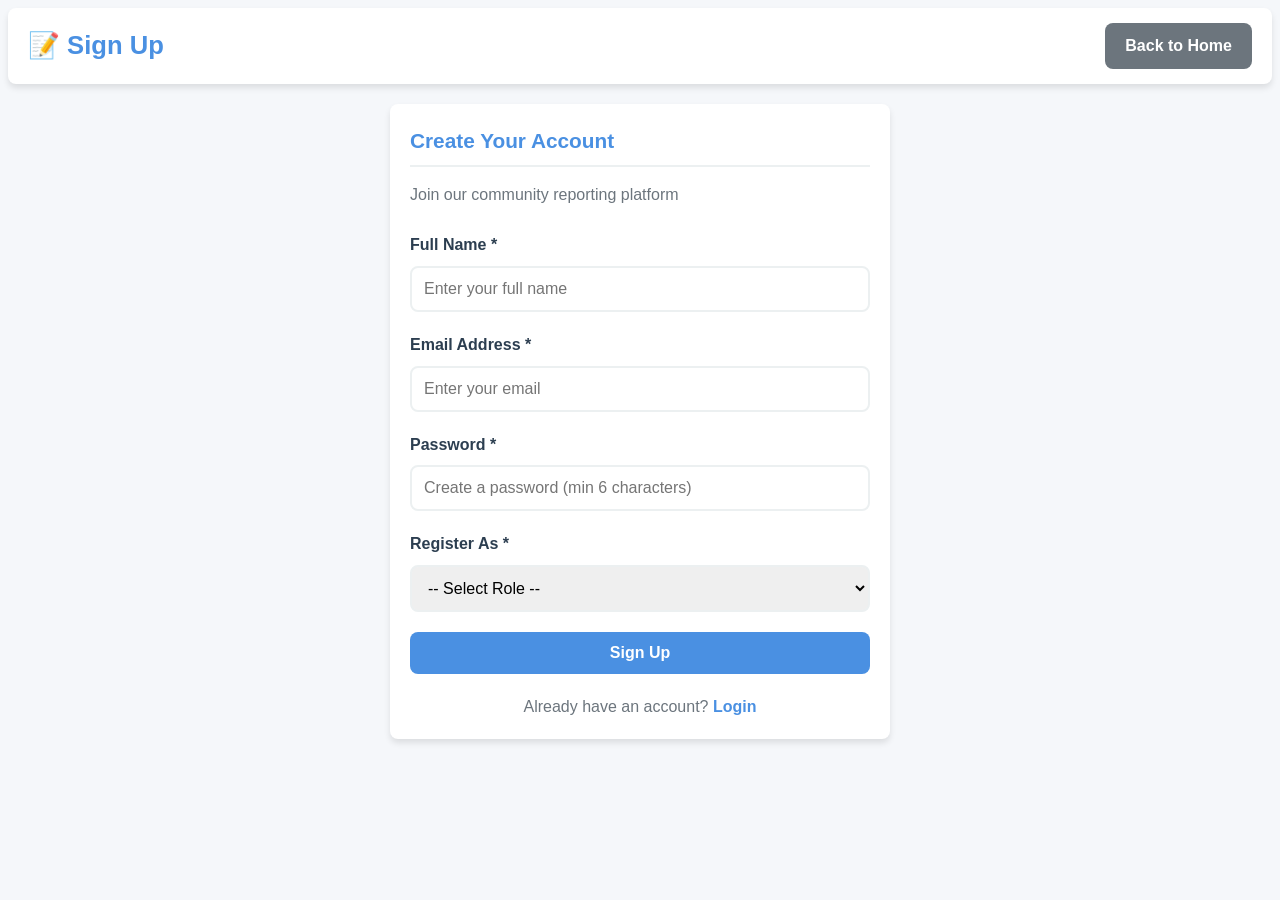
<file: ps08-frontend/pages/signup.html>
<!DOCTYPE html>
<html lang="en">
<head>
    <meta charset="UTF-8">
    <meta name="viewport" content="width=device-width, initial-scale=1.0">
    <title>Sign Up</title>
    <link rel="stylesheet" href="../css/style.css">
</head>
<body>
    <div class="container">
        <!-- Page Header -->
        <div class="page-header">
            <h1>📝 Sign Up</h1>
            <a href="../index.html" class="btn btn-back"> Back to Home</a>
        </div>

        <!-- Alert Messages -->
        <div id="alertMessage" class="alert"></div>

        <!-- Signup Form -->
        <div class="card" style="max-width: 500px; margin: 0 auto;">
            <h2>Create Your Account</h2>
            <p style="color: #6c757d; margin-bottom: 25px;">Join our community reporting platform</p>
            
            <form id="signupForm">
                <div class="form-group">
                    <label for="name">Full Name *</label>
                    <input 
                        type="text" 
                        id="name" 
                        name="name" 
                        placeholder="Enter your full name"
                        required
                    >
                </div>

                <div class="form-group">
                    <label for="email">Email Address *</label>
                    <input 
                        type="email" 
                        id="email" 
                        name="email" 
                        placeholder="Enter your email"
                        required
                    >
                </div>

                <div class="form-group">
                    <label for="password">Password *</label>
                    <input 
                        type="password" 
                        id="password" 
                        name="password" 
                        placeholder="Create a password (min 6 characters)"
                        minlength="6"
                        required
                    >
                </div>

                <div class="form-group">
                    <label for="role">Register As *</label>
                    <select id="role" name="role" required>
                        <option value="">-- Select Role --</option>
                        <option value="CITIZEN">Citizen</option>
                        <option value="POLITICIAN">Politician</option>
                    </select>
                </div>

                <button type="submit" class="btn btn-primary" style="width: 100%;">
                    Sign Up
                </button>
            </form>

            <p style="text-align: center; margin-top: 20px; color: #6c757d;">
                Already have an account? 
                <a href="login.html" style="color: #4A90E2; text-decoration: none; font-weight: 600;">Login</a>
            </p>
        </div>
    </div>

    <!-- JavaScript Files -->
    <script src="../js/config.js"></script>
    <script src="../js/auth.js"></script>
    <script>
        // Initialize signup form
        document.getElementById('signupForm').addEventListener('submit', handleSignup);
    </script>
</body>
</html>
</file>
<file: ps08-frontend/css/style.css>
/* ========================================
   Global Styles & Reset
   ======================================== */
* {
    margin: 0;
    padding: 0;
    box-sizing: border-box;
}

:root {
    --primary-color: #4A90E2;
    --secondary-color: #7B68EE;
    --success-color: #28a745;
    --danger-color: #dc3545;
    --warning-color: #ffc107;
    --dark-color: #2c3e50;
    --light-color: #ecf0f1;
    --white: #ffffff;
    --shadow: 0 4px 6px rgba(0, 0, 0, 0.1);
    --shadow-hover: 0 8px 12px rgba(0, 0, 0, 0.15);
    --border-radius: 8px;
    --transition: all 0.3s ease;
}

body {
    font-family: 'Segoe UI', Tahoma, Geneva, Verdana, sans-serif;
    background: #f5f7fa;
    min-height: 100vh;
    color: var(--dark-color);
    line-height: 1.6;
}

/* ========================================
   Container & Layout
   ======================================== */
.container {
    max-width: 1300px;
    margin: 0 auto;
    padding: 8px;
}

.landing-page {
    display: flex;
    flex-direction: column;
    min-height: 100vh;
}

/* ========================================
   Navigation Bar Styles
   ======================================== */
.navbar {
    background: linear-gradient(135deg, #a1aedb 0%, #6ea5c7 100%);
    box-shadow: 0 4px 15px rgba(0, 0, 0, 0.2);
    position: sticky;
    top: 0;
    z-index: 1000;
}

.navbar-container {
    max-width: 1200px;
    margin: 0 auto;
    padding: 0 40px 0 10px;
    display: flex;
    justify-content: space-between;
    align-items: center;
    height: 85px;
}

.navbar-brand {
    display: flex;
    align-items: center;
    gap: 15px;
    margin-left: 0;
}

.navbar-logo {
    height: 115px;
    width: auto;
    object-fit: contain;
}

.navbar-brand h1 {
    color: var(--white);
    font-size: 1.8rem;
    font-weight: 700;
    margin: 0;
    text-shadow: 2px 2px 4px rgba(0, 0, 0, 0.2);
}

.navbar-menu {
    display: flex;
    list-style: none;
    gap: 20px;
    align-items: center;
}

.navbar-menu li {
    position: relative;
}

.navbar-menu a {
    color: var(--white);
    text-decoration: none;
    font-weight: 500;
    font-size: 1rem;
    padding: 10px 20px;
    border-radius: var(--border-radius);
    transition: var(--transition);
    display: inline-block;
}

/* Button Styles for Navigation */
.nav-btn {
    border: 2px solid transparent;
    font-weight: 600;
    text-transform: uppercase;
    letter-spacing: 0.5px;
    font-size: 0.9rem;
}

.nav-btn-outline {
    background-color: rgba(30, 29, 29, 0.15);
    border: 2px solid rgba(14, 13, 13, 0.3);
}

.nav-btn-outline:hover {
    background-color: rgba(32, 30, 30, 0.25);
    border-color: var(--white);
    transform: translateY(-2px);
    box-shadow: 0 4px 8px rgba(0, 0, 0, 0.2);
}

.nav-btn-solid {
    background-color: var(--white);
    color: #5c6767;
    border: 2px solid var(--white);
}

.nav-btn-solid:hover {
    background-color: transparent;
    color: var(--white);
    transform: translateY(-2px);
    box-shadow: 0 4px 8px rgba(0, 0, 0, 0.2);
}

.nav-btn-category {
    background-color: rgba(30, 29, 29, 0.15);
    border: 2px solid rgba(14, 13, 13, 0.3);
}

.nav-btn-category:hover {
    background-color: rgba(32, 30, 30, 0.25);
    border-color: var(--white);
    transform: translateY(-2px);
    box-shadow: 0 4px 8px rgba(215, 166, 166, 0.2);
}

/* Dropdown Styles */
.dropdown {
    position: relative;
}

.dropdown-toggle {
    cursor: pointer;
}

/* Invisible bridge to prevent dropdown from closing */
.dropdown::before {
    content: '';
    position: absolute;
    top: 100%;
    left: 0;
    right: 0;
    height: 10px;
    background: transparent;
    z-index: 1000;
}

.dropdown-menu {
    display: none;
    position: absolute;
    top: 100%;
    right: 0;
    background: linear-gradient(135deg, #fdfffe 0%, #ffffff 100%);
    min-width: 200px;
    box-shadow: 0 8px 20px rgba(0, 0, 0, 0.3);
    border-radius: var(--border-radius);
    list-style: none;
    padding: 10px 0;
    margin-top: 2px;
    z-index: 1001;
    border: 2px solid rgba(23, 22, 22, 0.2);
    text-align: center;
}

.dropdown:hover .dropdown-menu {
    display: block;
    animation: fadeInDown 0.3s ease;
}

.dropdown-menu li {
    padding: 0;
}

.dropdown-menu a {
    display: block;
    padding: 12px 20px;
    color: #2c3e50;
    border-radius: 0;
    border: none !important;
    text-transform: none;
    letter-spacing: normal;
    font-size: 1rem;
    font-weight: 500;
    background: transparent;
    text-align: center;
}

.dropdown-menu a:hover {
    background-color: rgba(74, 144, 226, 0.15);
    color: #2c3e50;
    transform: translateX(5px);
    box-shadow: none;
}

/* Responsive Navbar */
@media (max-width: 768px) {
    .navbar-container {
        flex-direction: column;
        height: auto;
        padding: 15px 20px;
    }

    .navbar-brand {
        flex-direction: row;
        justify-content: center;
        width: 100%;
    }

    .navbar-brand h1 {
        font-size: 1.3rem;
    }

    .navbar-logo {
        height: 55px;
    }

    .navbar-menu {
        flex-direction: column;
        gap: 12px;
        margin-top: 15px;
        width: 100%;
    }

    .navbar-menu li {
        width: 100%;
    }

    .navbar-menu a {
        width: 100%;
        text-align: center;
        display: block;
    }

    .dropdown-menu {
        position: static;
        box-shadow: none;
        margin-top: 10px;
        background: rgba(255, 255, 255, 0.15);
        border: none;
    }

    .dropdown:hover .dropdown-menu {
        display: none;
    }

    .dropdown.active .dropdown-menu {
        display: block;
    }
}

/* ========================================
   Header Styles
   ======================================== */
.header {
    text-align: center;
    padding: 40px 20px;
    color: var(--dark-color);
    animation: fadeInDown 0.8s ease;
}

.project-title {
    font-size: 2.5rem;
    margin-bottom: 10px;
    font-weight: 700;
    color: var(--primary-color);
}

.project-subtitle {
    font-size: 1.2rem;
    color: #5a6c7d;
    font-weight: 300;
    letter-spacing: 2px;
}

/* ========================================
   Home About Section
   ======================================== */
.about-section {
    padding: 20px 24px 30px;
    margin: 0 auto 30px;
    max-width: none;
    width: 100%;
    display: flex;
    flex-direction: column;
    align-items: center;
    gap: 18px;
    text-align: center;
}

.about-section h2 {
    color: var(--primary-color);
    margin-bottom: 10px;
    font-size: 2.6rem;
}

.about-image-wrapper {
    background: linear-gradient(180deg, #ffffff 0%, #f4f8ff 100%);
    padding: 18px 22px;
    border-radius: 50%;
    box-shadow: 0 12px 24px rgba(74, 144, 226, 0.2);
    border: 1px solid rgba(74, 144, 226, 0.18);
    display: flex;
    align-items: center;
    justify-content: center;
    width: 240px;
    height: 240px;
    margin: 0 auto;
    overflow: hidden;
}

.about-image {
    width: 100%;
    height: 100%;
    object-fit: cover;
    display: block;
}

.mission-image {
    object-fit: contain;
    width: 96%;
    height: 96%;
}

.mission-image-wrapper {
    border-radius: 16px;
}

.vision-image-wrapper {
    border-radius: 16px;
    width: 25%;
    height: 25%;
}

.vision-image {
    object-fit: contain;
    width: 98%;
    height: 98%;
}

.about-text {
    color: #5a6c7d;
    font-size: 1.1rem;
    max-width: none;
    width: 100%;
}

.page-header {
    background: var(--white);
    padding: 15px 20px;
    border-radius: var(--border-radius);
    box-shadow: var(--shadow);
    margin-bottom: 20px;
    display: flex;
    justify-content: space-between;
    align-items: center;
}

.page-header h1 {
    color: var(--primary-color);
    font-size: 1.6rem;
}

/* ========================================
   Card Styles
   ======================================== */
.main-content {
    flex: 1;
    display: flex;
    align-items: center;
    justify-content: center;
}

.card-container {
    display: grid;
    grid-template-columns: repeat(auto-fit, minmax(300px, 1fr));
    gap: 30px;
    width: 100%;
    max-width: 800px;
}

.dashboard-card {
    background: var(--white);
    padding: 40px;
    border-radius: var(--border-radius);
    box-shadow: var(--shadow);
    text-align: center;
    transition: var(--transition);
    animation: fadeInUp 0.8s ease;
}

.dashboard-card:hover {
    transform: translateY(-10px);
    box-shadow: var(--shadow-hover);
}

.card-icon {
    font-size: 4rem;
    margin-bottom: 20px;
}

.dashboard-card h2 {
    color: var(--dark-color);
    margin-bottom: 15px;
    font-size: 1.5rem;
}

.dashboard-card p {
    color: #666;
    margin-bottom: 25px;
    font-size: 1rem;
}

.card {
    background: var(--white);
    padding: 20px;
    border-radius: var(--border-radius);
    box-shadow: var(--shadow);
    margin-bottom: 20px;
}

.card h2 {
    color: var(--primary-color);
    margin-bottom: 15px;
    font-size: 1.3rem;
    border-bottom: 2px solid var(--light-color);
    padding-bottom: 8px;
}

/* ========================================
   Contact Page Styles
   ======================================== */
.contact-page {
    padding-bottom: 40px;
}

.contact-hero {
    background: linear-gradient(135deg, #f4f8ff 0%, #ffffff 100%);
    border: 1px solid rgba(74, 144, 226, 0.15);
    border-radius: calc(var(--border-radius) + 4px);
    padding: 24px 28px;
    box-shadow: var(--shadow);
    display: flex;
    justify-content: space-between;
    align-items: center;
    margin-bottom: 24px;
}

.contact-hero h2 {
    color: var(--primary-color);
    font-size: 1.6rem;
    margin-bottom: 8px;
}

.contact-hero p {
    color: #5a6c7d;
    max-width: 560px;
}

.contact-hero-badge {
    background: linear-gradient(135deg, #4a90e2 0%, #6ea5c7 100%);
    color: var(--white);
    padding: 10px 18px;
    border-radius: 999px;
    font-weight: 600;
    letter-spacing: 0.5px;
    box-shadow: 0 6px 14px rgba(74, 144, 226, 0.3);
    text-transform: uppercase;
    font-size: 0.85rem;
}

.contact-grid {
    display: grid;
    grid-template-columns: repeat(2, minmax(0, 1fr));
    gap: 24px;
}

.contact-card {
    border: 1px solid rgba(74, 144, 226, 0.12);
    background: linear-gradient(180deg, #ffffff 0%, #f9fbff 100%);
}

.contact-form {
    display: flex;
    flex-direction: column;
    gap: 16px;
}

.form-row {
    display: grid;
    grid-template-columns: repeat(2, minmax(0, 1fr));
    gap: 16px;
}

.contact-info {
    display: flex;
    flex-direction: column;
    gap: 16px;
}

.contact-info-lead {
    color: #5a6c7d;
    margin-bottom: 6px;
}

.contact-info-list {
    display: flex;
    flex-direction: column;
    gap: 16px;
}

.contact-info-item {
    display: flex;
    gap: 14px;
    align-items: flex-start;
    padding: 14px 16px;
    border-radius: var(--border-radius);
    background: #f3f7ff;
    border: 1px solid rgba(74, 144, 226, 0.12);
}

.contact-info-item h3 {
    font-size: 1rem;
    color: var(--dark-color);
    margin-bottom: 4px;
}

.contact-info-item p {
    color: #5a6c7d;
    margin: 0;
}

.contact-icon {
    min-width: 44px;
    height: 44px;
    border-radius: 50%;
    display: inline-flex;
    align-items: center;
    justify-content: center;
    background: var(--white);
    border: 1px solid rgba(74, 144, 226, 0.2);
    color: var(--primary-color);
    font-weight: 700;
    font-size: 0.85rem;
    letter-spacing: 0.5px;
    box-shadow: 0 6px 12px rgba(74, 144, 226, 0.18);
}

.contact-hours {
    background: linear-gradient(135deg, #eaf2ff 0%, #f9fbff 100%);
}

@media (max-width: 900px) {
    .contact-grid {
        grid-template-columns: 1fr;
    }

    .form-row {
        grid-template-columns: 1fr;
    }

    .contact-hero {
        flex-direction: column;
        align-items: flex-start;
        gap: 16px;
    }
}

/* ========================================
   Button Styles
   ======================================== */
.btn {
    display: inline-block;
    padding: 12px 30px;
    border: none;
    border-radius: var(--border-radius);
    font-size: 1rem;
    font-weight: 600;
    text-decoration: none;
    cursor: pointer;
    transition: var(--transition);
    text-align: center;
}

.btn-primary {
    background: var(--primary-color);
    color: var(--white);
}

.btn-primary:hover {
    background: #357ABD;
    transform: scale(1.05);
}

.btn-secondary {
    background: var(--secondary-color);
    color: var(--white);
}

.btn-secondary:hover {
    background: #6352cc;
    transform: scale(1.05);
}

.btn-success {
    background: var(--success-color);
    color: var(--white);
}

.btn-success:hover {
    background: #218838;
}

.btn-back {
    background: #6c757d;
    color: var(--white);
    padding: 10px 20px;
}

.btn-back:hover {
    background: #5a6268;
}

.btn-small {
    padding: 8px 16px;
    font-size: 0.9rem;
}

/* ========================================
   Form Styles
   ======================================== */
.form-group {
    margin-bottom: 20px;
}

.form-group label {
    display: block;
    margin-bottom: 8px;
    font-weight: 600;
    color: var(--dark-color);
}

.form-group input,
.form-group textarea,
.form-group select {
    width: 100%;
    padding: 12px;
    border: 2px solid var(--light-color);
    border-radius: var(--border-radius);
    font-size: 1rem;
    transition: var(--transition);
    font-family: inherit;
}

.form-group input:focus,
.form-group textarea:focus,
.form-group select:focus {
    outline: none;
    border-color: var(--primary-color);
    box-shadow: 0 0 0 3px rgba(74, 144, 226, 0.1);
}

.form-group textarea {
    resize: vertical;
    min-height: 100px;
}

/* ========================================
   Table Styles
   ======================================== */
.table-container {
    overflow-x: auto;
}

table {
    width: 100%;
    border-collapse: collapse;
    margin-top: 20px;
}

table thead {
    background: var(--primary-color);
    color: var(--white);
}

table th,
table td {
    padding: 15px;
    text-align: left;
    border-bottom: 1px solid var(--light-color);
}

table th {
    font-weight: 600;
    text-transform: uppercase;
    font-size: 0.9rem;
    letter-spacing: 0.5px;
}

table tbody tr {
    transition: var(--transition);
}

table tbody tr:hover {
    background: #f8f9fa;
}

.badge {
    display: inline-block;
    padding: 5px 10px;
    border-radius: 20px;
    font-size: 0.85rem;
    font-weight: 600;
}

.badge-road {
    background: #ff6b6b;
    color: var(--white);
}

.badge-water {
    background: #4ecdc4;
    color: var(--white);
}

.badge-electricity {
    background: #ffe66d;
    color: var(--dark-color);
}

.badge-sanitation {
    background: #95e1d3;
    color: var(--dark-color);
}

.badge-public.safety,
.badge-public-safety {
    background: #ff8c42;
    color: var(--white);
}

.badge-health {
    background: #e63946;
    color: var(--white);
}

.badge-education {
    background: #457b9d;
    color: var(--white);
}

.badge-parks {
    background: #2a9d8f;
    color: var(--white);
}

.badge-transport {
    background: #9d4edd;
    color: var(--white);
}

.badge-child.safety,
.badge-child-safety {
    background: #ffb703;
    color: var(--dark-color);
}

.badge-playgrounds {
    background: #06ffa5;
    color: var(--dark-color);
}

.badge-accessibility {
    background: #7209b7;
    color: var(--white);
}

.badge-air.quality,
.badge-air-quality {
    background: #90e0ef;
    color: var(--dark-color);
}

.badge-noise.pollution,
.badge-noise-pollution {
    background: #f48c06;
    color: var(--white);
}

.badge-others {
    background: #a8dadc;
    color: var(--dark-color);
}

.vote-count {
    display: inline-flex;
    align-items: center;
    gap: 5px;
    font-weight: 600;
    color: var(--primary-color);
}

/* ========================================
   Chart Styles
   ======================================== */
.chart-container {
    display: grid;
    grid-template-columns: repeat(auto-fit, minmax(350px, 1fr));
    gap: 20px;
    margin-top: 20px;
}

.chart-wrapper {
    background: var(--white);
    padding: 20px;
    border-radius: var(--border-radius);
    box-shadow: var(--shadow);
}

.chart-wrapper h3 {
    color: var(--dark-color);
    margin-bottom: 15px;
    text-align: center;
    font-size: 1.1rem;
}

.chart-wrapper canvas {
    max-height: 300px;
}

/* ========================================
   Analytics Stats
   ======================================== */
.stats-container {
    display: grid;
    grid-template-columns: repeat(auto-fit, minmax(150px, 1fr));
    gap: 15px;
    margin-bottom: 20px;
}

.stat-card {
    background: linear-gradient(135deg, var(--primary-color), var(--secondary-color));
    color: var(--white);
    padding: 20px;
    border-radius: var(--border-radius);
    box-shadow: var(--shadow);
    text-align: center;
}

.stat-card h3 {
    font-size: 1.8rem;
    margin-bottom: 8px;
}

.stat-card p {
    font-size: 0.9rem;
    opacity: 0.9;
}

/* ========================================
   Footer
   ======================================== */
.footer {
    text-align: center;
    padding: 20px;
    color: var(--white);
    margin-top: 40px;
}

.footer p {
    font-size: 0.9rem;
    opacity: 0.9;
}

/* ========================================
   Alert Messages
   ======================================== */
.alert {
    padding: 15px 20px;
    border-radius: var(--border-radius);
    margin-bottom: 20px;
    display: none;
}

.alert.show {
    display: block;
    animation: slideInDown 0.5s ease;
}

.alert-success {
    background: #d4edda;
    color: #155724;
    border-left: 4px solid var(--success-color);
}

.alert-error {
    background: #f8d7da;
    color: #721c24;
    border-left: 4px solid var(--danger-color);
}

/* ========================================
   Loading Spinner
   ======================================== */
.loading {
    display: none;
    text-align: center;
    padding: 40px;
}

.loading.show {
    display: block;
}

.spinner {
    border: 4px solid var(--light-color);
    border-top: 4px solid var(--primary-color);
    border-radius: 50%;
    width: 50px;
    height: 50px;
    animation: spin 1s linear infinite;
    margin: 0 auto;
}

/* ========================================
   Animations
   ======================================== */
@keyframes fadeInDown {
    from {
        opacity: 0;
        transform: translateY(-30px);
    }
    to {
        opacity: 1;
        transform: translateY(0);
    }
}

@keyframes fadeInUp {
    from {
        opacity: 0;
        transform: translateY(30px);
    }
    to {
        opacity: 1;
        transform: translateY(0);
    }
}

@keyframes slideInDown {
    from {
        opacity: 0;
        transform: translateY(-20px);
    }
    to {
        opacity: 1;
        transform: translateY(0);
    }
}

@keyframes spin {
    0% { transform: rotate(0deg); }
    100% { transform: rotate(360deg); }
}

/* ========================================
   Responsive Design
   ======================================== */
@media (max-width: 768px) {
    .project-title {
        font-size: 1.8rem;
    }

    .card-container {
        grid-template-columns: 1fr;
    }

    .chart-container {
        grid-template-columns: 1fr;
    }

    .page-header {
        flex-direction: column;
        gap: 15px;
        text-align: center;
    }

    table {
        font-size: 0.9rem;
    }

    table th,
    table td {
        padding: 10px;
    }
}

@media (max-width: 480px) {
    .project-title {
        font-size: 1.5rem;
    }

    .dashboard-card {
        padding: 25px;
    }

    .card {
        padding: 20px;
    }
}
</file>
